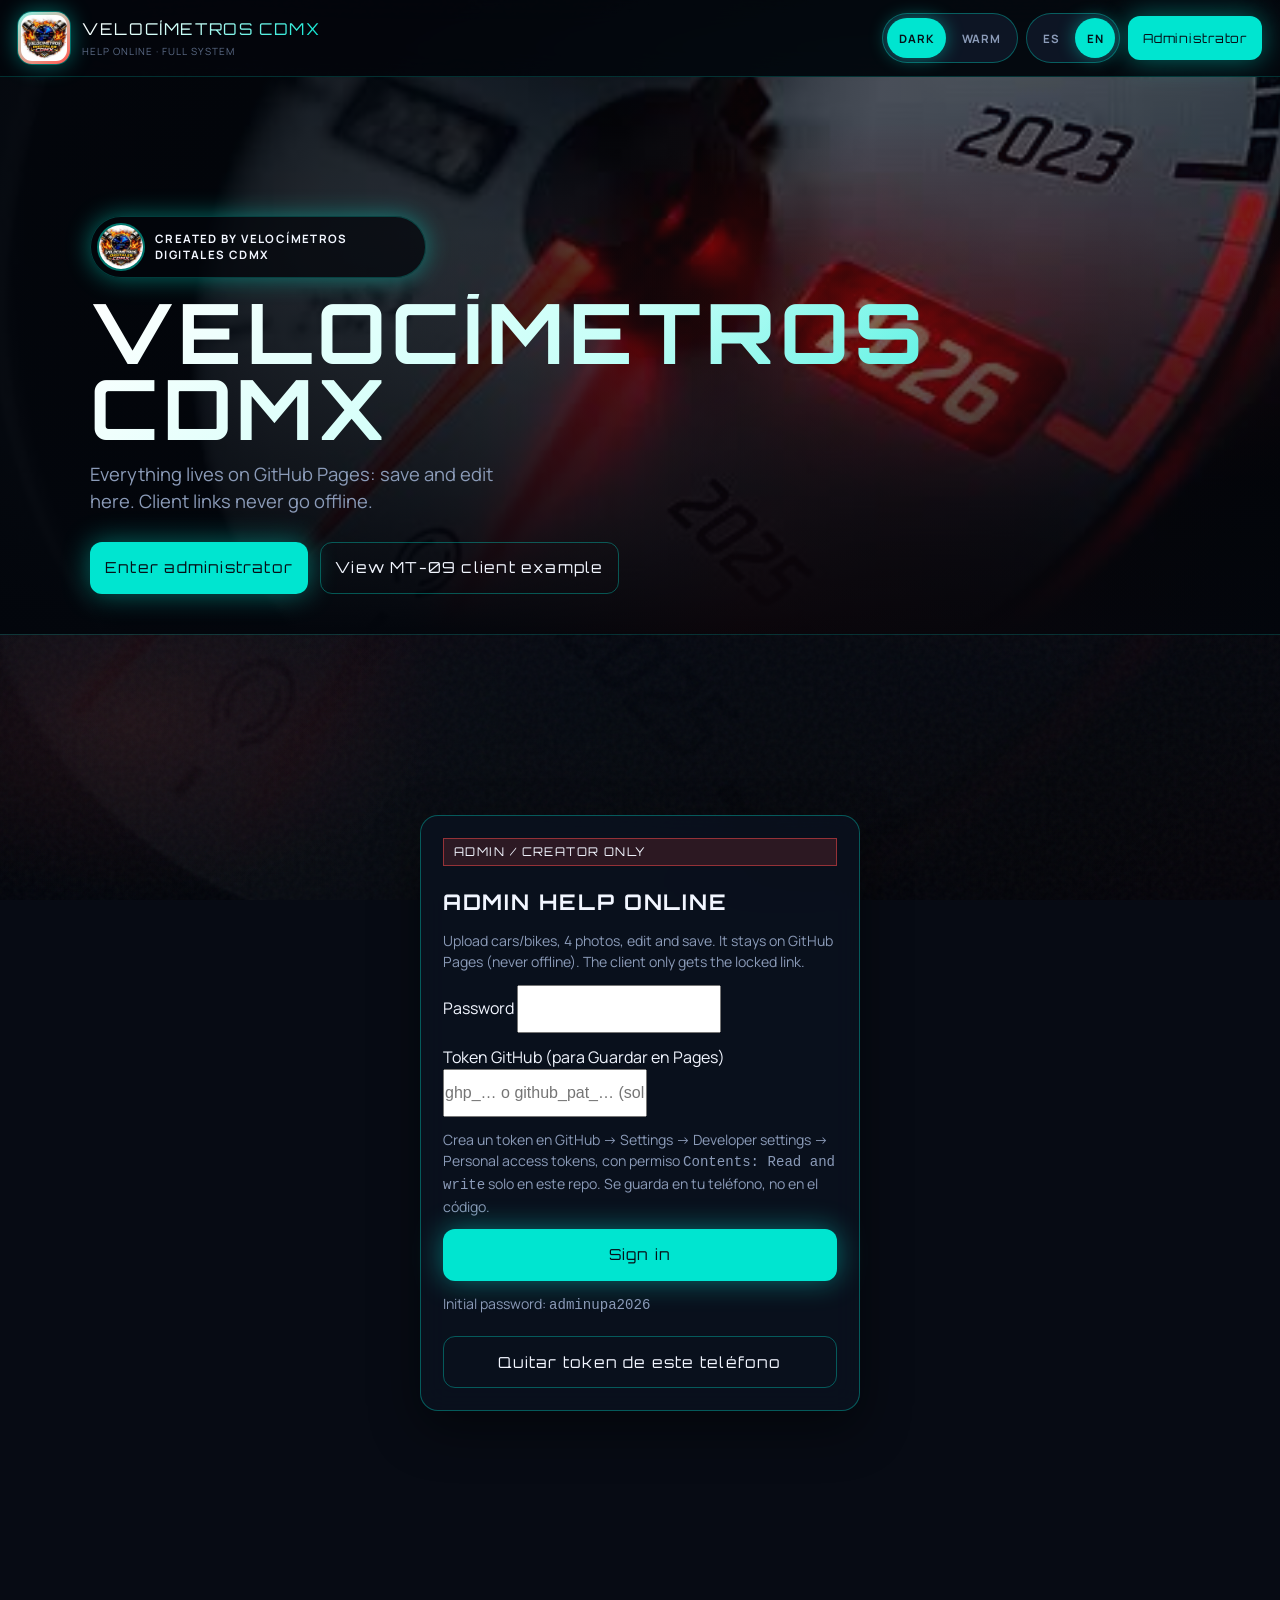
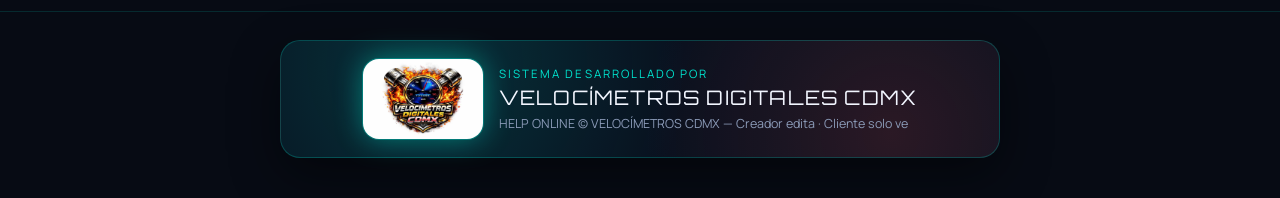
<file: index.html>
<!DOCTYPE html>
<html lang="es" data-theme="dark">
<head>
  <meta charset="UTF-8">
  <meta name="viewport" content="width=device-width, initial-scale=1.0, viewport-fit=cover">
  <meta name="description" content="VELOCÍMETROS CDMX — HELP ONLINE: crea ayudas, guarda en catálogo y comparte link bloqueado al cliente.">
  <title>VELOCÍMETROS CDMX | HELP ONLINE</title>
  <link rel="icon" href="assets/img/logo-velocimetros-digitales-cdmx.jpg">
  <link rel="stylesheet" href="assets/css/site.css">
  <link rel="stylesheet" href="assets/css/admin.css">
  <script>
    (function(){
      try{
        var t=localStorage.getItem('vcdmx-theme');
        if(t==='warm'||t==='dark')document.documentElement.setAttribute('data-theme',t);
        var l=localStorage.getItem('vcdmx-lang');
        if(l==='es'||l==='en'){document.documentElement.setAttribute('lang',l);document.documentElement.setAttribute('data-lang',l);}
      }catch(e){}
    })();
  </script>
</head>
<body class="home-hub">
  <div class="admin-bg home-hub-bg" aria-hidden="true">
    <img src="assets/img/velocimetro-2026.jpg" alt="">
  </div>

  <header class="topbar">
    <a class="brand-lockup" href="./">
      <span class="brand-logo-wrap" aria-hidden="true">
        <img class="brand-logo" src="assets/img/logo-velocimetros-digitales-cdmx.jpg" alt="">
      </span>
      <span class="brand-text">
        <span class="brand-name">VELOCÍMETROS CDMX</span>
        <span class="brand-tag" data-i18n="hub.tag">HELP ONLINE · Sistema completo</span>
      </span>
    </a>
    <div class="topbar-controls">
      <div class="theme-switch" role="group" data-i18n-aria="theme.label" aria-label="Tema visual">
        <button type="button" class="theme-btn" data-theme-set="dark" aria-pressed="true" data-i18n="theme.dark">Oscuro</button>
        <button type="button" class="theme-btn" data-theme-set="warm" aria-pressed="false" data-i18n="theme.warm">Cálido</button>
      </div>
      <div class="lang-switch" role="group" data-i18n-aria="lang.label" aria-label="Idioma">
        <button type="button" class="theme-btn" data-lang-set="es" aria-pressed="true">ES</button>
        <button type="button" class="theme-btn" data-lang-set="en" aria-pressed="false">EN</button>
      </div>
      <a class="btn btn-primary btn-admin-jump" href="#administrador" data-i18n="hub.admin">Administrador</a>
    </div>
  </header>

  <section class="home-hero home-hero--hub">
    <div class="home-hero-media hero-gauge-photo" aria-hidden="true">
      <img src="assets/img/velocimetro-2026.jpg" alt="" width="1200" height="654">
    </div>
    <div class="home-hero-content">
      <div class="maker-seal">
        <img src="assets/img/logo-velocimetros-digitales-cdmx.jpg" alt="Velocímetros Digitales CDMX">
        <span data-i18n="hub.seal">Creado por Velocímetros Digitales CDMX</span>
      </div>
      <h1 class="brand-mega">VELOCÍMETROS<br>CDMX</h1>
      <p class="lead" data-i18n="hub.lead">Todo vive en GitHub Pages: guarda y edita aquí. El link del cliente no se apaga.</p>
      <div class="cta-row">
        <a class="btn btn-primary" href="#administrador" data-i18n="hub.enterAdmin">Entrar a administrador</a>
        <a class="btn btn-ghost" href="ayuda/?c=motos&amp;b=yamaha&amp;m=mt09&amp;v=base" data-i18n="hub.example">Ver ejemplo cliente MT-09</a>
      </div>
      <p id="staticHostBanner" class="help-lock-banner" hidden style="margin-top:16px">
        ✓ Estás en GitHub Pages (permanente). Entra al administrador, pega tu token de GitHub una vez y ya puedes Guardar/Editar sin servidor que se apague.
        <a href="#administrador" style="color:inherit;font-weight:700">Ir al administrador</a>
      </p>
    </div>
  </section>

  <section id="administrador" class="admin-hub-section">
    <div class="admin-hub-wrap">
      <div id="loginGate" class="admin-gate admin-gate--inline">
        <form id="loginForm" class="admin-card login-card">
          <p class="admin-badge" data-i18n="hub.loginBadge">SOLO ADMINISTRADOR / CREADOR</p>
          <h1 data-i18n="hub.loginTitle">ADMIN HELP ONLINE</h1>
          <p class="hint" data-i18n="hub.loginHint">Desde aquí ves todo el sistema: subir autos/motos, 4 fotos, editar cualquier ficha y guardar en catálogo. El cliente solo recibe el link bloqueado.</p>
          <label><span data-i18n="hub.password">Contraseña</span>
            <input type="password" id="loginPass" autocomplete="current-password" required>
          </label>
          <label><span>Token GitHub (para Guardar en Pages)</span>
            <input type="password" id="loginGhToken" autocomplete="off" placeholder="ghp_… o github_pat_… (solo este teléfono)">
          </label>
          <p class="hint">Crea un token en GitHub → Settings → Developer settings → Personal access tokens, con permiso <code>Contents: Read and write</code> solo en este repo. Se guarda en tu teléfono, no en el código.</p>
          <button type="submit" class="btn btn-primary" data-i18n="hub.loginBtn">Entrar al sistema</button>
          <p class="hint"><span data-i18n="hub.passHint">Clave inicial:</span> <code>adminupa2026</code></p>
          <button type="button" id="btnClearGhToken" class="btn btn-ghost" style="margin-top:8px">Quitar token de este teléfono</button>
        </form>
      </div>

      <div id="adminApp" class="admin-app admin-app--home" hidden>
        <header class="admin-top">
          <div>
            <p class="admin-badge" data-i18n="hub.panelBadge">PANEL EN PÁGINA INICIAL</p>
            <strong data-i18n="hub.panelTitle">Subida, catálogo y edición</strong>
            <span data-i18n="hub.panelLead">Al guardar → se crea la carpeta y aparece el link del cliente para copiar o abrir</span>
          </div>
          <div class="admin-top-actions">
            <button type="button" id="btnNew" class="btn btn-primary" data-i18n="hub.newHelp">+ Nueva ayuda</button>
            <button type="button" id="btnExport" class="btn btn-ghost" data-i18n="hub.export">Exportar JSON</button>
            <button type="button" id="btnLogout" class="btn btn-ghost" data-i18n="hub.logout">Salir</button>
          </div>
        </header>

        <main class="admin-grid">
          <section class="admin-card" id="formCard">
            <h2 id="formTitle" data-i18n="hub.formTitle">Nueva ayuda</h2>
            <p class="muted tiny" data-i18n="hub.formHelp">Autos/motos nuevos crean carpeta sola. Completa datos + 4 fotos y pulsa Guardar en catálogo. Las fotos se comprimen; el catálogo guarda rutas livianas para escalar a muchas ayudas.</p>
            <form id="entryForm" class="admin-form">
              <div class="form-row">
                <label>Categoría
                  <select id="fCategory" required>
                    <option value="autos">AUTOS</option>
                    <option value="motos">MOTOS</option>
                  </select>
                </label>
                <label>Marca
                  <input id="fBrand" required placeholder="Kawasaki / Ford" autocomplete="off">
                </label>
              </div>
              <div class="form-row">
                <label>Modelo
                  <input id="fModel" required placeholder="ZR / Fusion" autocomplete="off">
                </label>
                <label>Versión
                  <input id="fVersion" required value="Base" placeholder="Base / 2022 / Otra" autocomplete="off">
                </label>
              </div>

              <h3 class="admin-sub">Datos técnicos (editables)</h3>
              <div class="form-row">
                <label>Memoria / EEPROM
                  <input id="fEeprom" placeholder="93C56 / 93C86 × 16" autocomplete="off">
                </label>
                <label>Programador
                  <input id="fProgrammer" value="UPA USB" placeholder="UPA USB" autocomplete="off">
                </label>
              </div>
              <label>Tipo
                <input id="fType" value="SERIAL EEPROM" placeholder="SERIAL EEPROM" autocomplete="off">
              </label>
              <label>Notas (una por línea)
                <textarea id="fNotes" rows="3" placeholder="Nota 1"></textarea>
              </label>

              <h3 class="admin-sub">Fotos en orden (cámara o galería)</h3>
              <p class="muted tiny">FOTO 1 principal → 2 dashboard → 3 conexiones → 4 pin-out</p>

              <label class="multi-drop">
                <span>O suelta / elige 4 fotos juntas (orden 1→2→3→4)</span>
                <input type="file" id="pMulti" accept="image/*" multiple>
              </label>

              <div class="photo-grid photo-grid-4">
                <div class="photo-slot" data-slot="1" data-key="main">
                  <span class="photo-num">FOTO 1</span>
                  <strong>Principal</strong>
                  <small>Auto o moto</small>
                  <img id="prevMain" class="preview" alt="">
                  <div class="photo-actions">
                    <label class="btn-photo" for="pMainGallery" data-i18n="hub.gallery">Galería</label>
                    <label class="btn-photo" for="pMainCamera" data-i18n="hub.camera">Cámara</label>
                  </div>
                  <input type="file" id="pMainGallery" class="file-hidden" accept="image/jpeg,image/png,image/webp,image/*">
                  <input type="file" id="pMainCamera" class="file-hidden" accept="image/*" capture="environment">
                  <span class="photo-status" id="stMain">Pendiente</span>
                </div>
                <div class="photo-slot" data-slot="2" data-key="dashboard">
                  <span class="photo-num">FOTO 2</span>
                  <strong>Dashboard</strong>
                  <small>Tablero</small>
                  <img id="prevDashboard" class="preview" alt="">
                  <div class="photo-actions">
                    <label class="btn-photo" for="pDashGallery" data-i18n="hub.gallery">Galería</label>
                    <label class="btn-photo" for="pDashCamera" data-i18n="hub.camera">Cámara</label>
                  </div>
                  <input type="file" id="pDashGallery" class="file-hidden" accept="image/jpeg,image/png,image/webp,image/*">
                  <input type="file" id="pDashCamera" class="file-hidden" accept="image/*" capture="environment">
                  <span class="photo-status" id="stDashboard">Pendiente</span>
                </div>
                <div class="photo-slot" data-slot="3" data-key="connection">
                  <span class="photo-num">FOTO 3</span>
                  <strong>Conexiones</strong>
                  <small>Cableado / pin</small>
                  <img id="prevConnection" class="preview" alt="">
                  <div class="photo-actions">
                    <label class="btn-photo" for="pConnGallery" data-i18n="hub.gallery">Galería</label>
                    <label class="btn-photo" for="pConnCamera" data-i18n="hub.camera">Cámara</label>
                  </div>
                  <input type="file" id="pConnGallery" class="file-hidden" accept="image/jpeg,image/png,image/webp,image/*">
                  <input type="file" id="pConnCamera" class="file-hidden" accept="image/*" capture="environment">
                  <span class="photo-status" id="stConnection">Pendiente</span>
                </div>
                <div class="photo-slot" data-slot="4" data-key="ignition">
                  <span class="photo-num">FOTO 4</span>
                  <strong>Pin-out</strong>
                  <small>Encendido / EEPROM</small>
                  <img id="prevIgnition" class="preview" alt="">
                  <div class="photo-actions">
                    <label class="btn-photo" for="pIgnGallery" data-i18n="hub.gallery">Galería</label>
                    <label class="btn-photo" for="pIgnCamera" data-i18n="hub.camera">Cámara</label>
                  </div>
                  <input type="file" id="pIgnGallery" class="file-hidden" accept="image/jpeg,image/png,image/webp,image/*">
                  <input type="file" id="pIgnCamera" class="file-hidden" accept="image/*" capture="environment">
                  <span class="photo-status" id="stIgnition">Pendiente</span>
                </div>
              </div>

              <div class="form-actions">
                <button type="submit" class="btn btn-primary" id="btnPublish" data-i18n="hub.save">Guardar en catálogo</button>
                <button type="button" id="btnClear" class="btn btn-ghost" data-i18n="hub.clear">Limpiar</button>
              </div>
              <p id="formMsg" class="form-msg" hidden></p>
            </form>
          </section>

          <section class="admin-card inventory-card">
            <h2 data-i18n="hub.foldersTitle">Carpetas por marca</h2>
            <p class="muted" data-i18n="hub.foldersLead">Nissan, Yamaha, Toyota… Cada marca es una carpeta. Entra para ver, editar o borrar sus ayudas.</p>
            <p class="muted tiny">Al guardar ya <strong>no</strong> se descarga JSON automáticamente (evita el popup del teléfono). Usa Exportar JSON solo cuando quieras respaldo.</p>
            <p class="folder-count" id="folderCount">Carpetas: 0</p>
            <p class="muted tiny" id="storageStatus" data-i18n="hub.storage" data-i18n-lock="1">Espacio servidor</p>
            <div class="inv-filters">
              <button type="button" class="inv-filter is-active" data-filter="all" data-i18n="hub.filterAll">Todas</button>
              <button type="button" class="inv-filter" data-filter="autos" data-i18n="hub.filterCars">Autos</button>
              <button type="button" class="inv-filter" data-filter="motos" data-i18n="hub.filterBikes">Motos</button>
            </div>
            <div id="invBreadcrumb" class="inv-breadcrumb" hidden></div>
            <div id="catalogTree" class="catalog-tree"></div>
            <p id="invEmpty" class="muted" hidden>Aún no hay ayudas.</p>
            <div id="linkSharePanel" class="link-share-panel" hidden>
              <strong data-i18n="hub.shareTitle">Link para el cliente</strong>
              <p class="muted tiny" id="linkShareHint">Selecciona el texto, cópialo o usa Compartir.</p>
              <input type="text" id="linkShareInput" readonly aria-label="Link cliente">
              <div class="link-share-actions">
                <button type="button" class="btn btn-primary" id="linkShareCopy" data-i18n="hub.shareCopy">Copiar link</button>
                <button type="button" class="btn btn-ghost" id="linkShareShare" data-i18n="hub.shareShare">Compartir</button>
                <a class="btn btn-primary" id="linkShareOpen" href="#" target="_blank" rel="noopener" data-i18n="hub.shareOpen">Abrir ayuda</a>
                <button type="button" class="btn btn-ghost" id="linkShareClose" data-i18n="hub.shareClose">Cerrar</button>
              </div>
            </div>
            <hr>
            <h3>Cambiar contraseña</h3>
            <form id="passForm" class="admin-form compact">
              <label>Nueva contraseña
                <input type="password" id="newPass" minlength="6" required>
              </label>
              <button type="submit" class="btn btn-ghost" data-i18n="hub.passUpdate">Actualizar clave</button>
            </form>
          </section>
        </main>
      </div>
    </div>
  </section>

  <footer class="site-footer">
    <div class="maker-credit">
      <img class="maker-logo" src="assets/img/logo-velocimetros-digitales-cdmx.jpg" alt="Velocímetros Digitales CDMX">
      <div class="maker-copy">
        <p class="maker-eyebrow">Sistema desarrollado por</p>
        <p class="maker-name">VELOCÍMETROS DIGITALES CDMX</p>
        <p class="maker-note">HELP ONLINE © VELOCÍMETROS CDMX — Creador edita · Cliente solo ve</p>
      </div>
    </div>
  </footer>

  <script>
    window.VCDMX_ADMIN = { root: "", ayudaBase: "ayuda/", assetPrefix: "" };
  </script>
  <script src="assets/js/catalog.js"></script>
  <script src="assets/js/admin.js"></script>
  <script src="assets/js/site.js"></script>
</body>
</html>
</file>
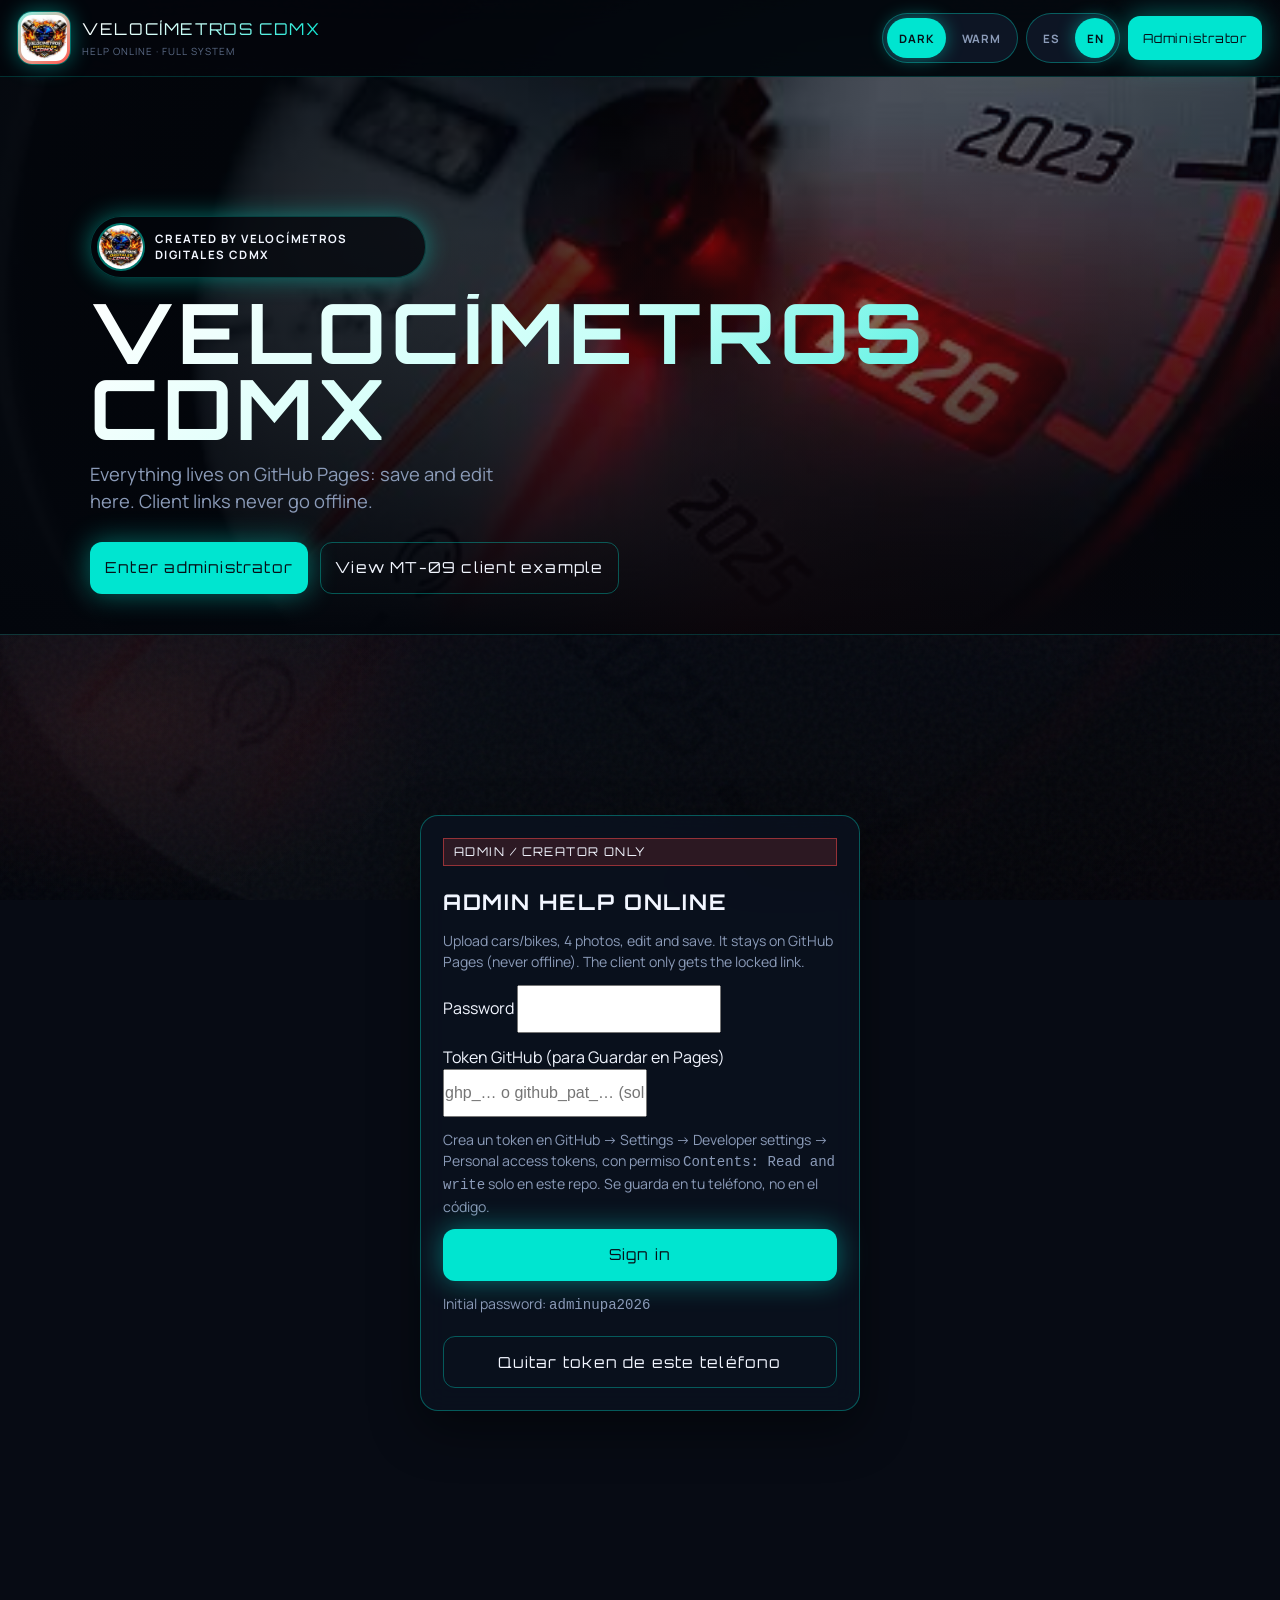
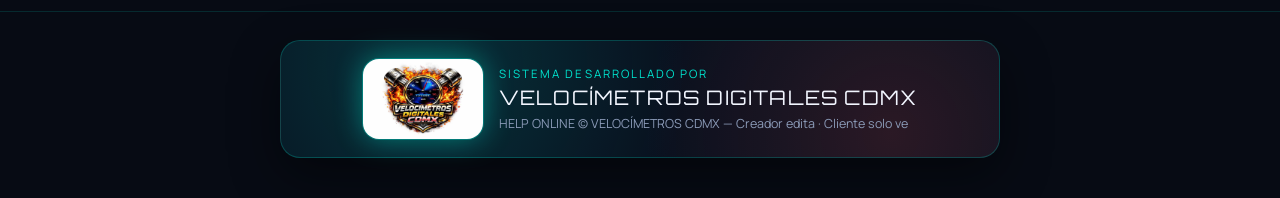
<file: admin/index.html>
<!DOCTYPE html>
<html lang="es">
<head>
  <meta charset="UTF-8">
  <meta http-equiv="refresh" content="0; url=../#administrador">
  <title>Admin → Inicio</title>
  <script>location.replace('../#administrador');</script>
</head>
<body>
  <p><a href="../#administrador">Ir al administrador en la página inicial</a></p>
</body>
</html>
</file>
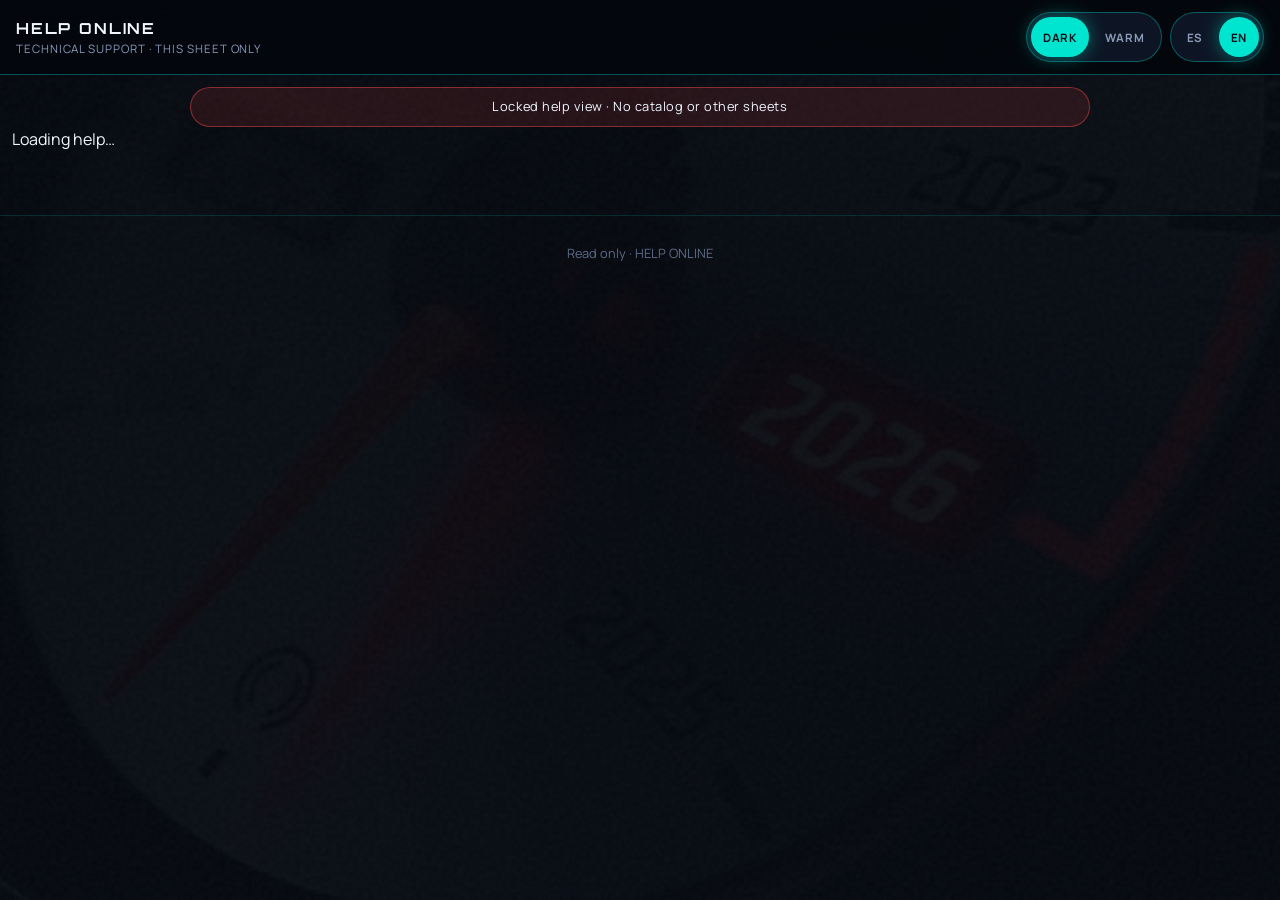
<file: ayuda/index.html>
<!DOCTYPE html>
<html lang="es" data-theme="dark" data-help-locked="1">
<head>
  <meta charset="UTF-8">
  <meta name="viewport" content="width=device-width, initial-scale=1.0, viewport-fit=cover">
  <meta name="robots" content="noindex,nofollow">
  <meta name="description" content="Ayuda técnica UPA — solo lectura de esta ficha.">
  <title>HELP ONLINE</title>
  <link rel="stylesheet" href="../assets/css/site.css">
  <link rel="stylesheet" href="../assets/css/ayuda.css">
  <script>
    (function(){
      try{
        var t=localStorage.getItem('vcdmx-theme');
        if(t==='warm'||t==='dark')document.documentElement.setAttribute('data-theme',t);
        var l=localStorage.getItem('vcdmx-lang');
        if(l==='es'||l==='en'){document.documentElement.setAttribute('lang',l);document.documentElement.setAttribute('data-lang',l);}
      }catch(e){}
      try{
        if(location.search.indexOf('c=')!==-1){
          history.replaceState({helpLocked:1},'',location.href);
          history.pushState({helpLocked:1},'',location.href);
          window.addEventListener('popstate',function(){
            history.pushState({helpLocked:1},'',location.href);
          });
        }
      }catch(e){}
    })();
  </script>
</head>
<body class="help-locked">
  <header class="help-top">
    <div class="help-top-brand">
      <strong>HELP ONLINE</strong>
      <span data-i18n="ayuda.sub">Soporte técnico · Solo esta ficha</span>
    </div>
    <div class="topbar-controls">
      <div class="theme-switch" role="group" data-i18n-aria="theme.label" aria-label="Tema">
        <button type="button" class="theme-btn" data-theme-set="dark" aria-pressed="true" data-i18n="theme.dark">Oscuro</button>
        <button type="button" class="theme-btn" data-theme-set="warm" aria-pressed="false" data-i18n="theme.warm">Cálido</button>
      </div>
      <div class="lang-switch" role="group" data-i18n-aria="lang.label" aria-label="Idioma">
        <button type="button" class="theme-btn" data-lang-set="es" aria-pressed="true">ES</button>
        <button type="button" class="theme-btn" data-lang-set="en" aria-pressed="false">EN</button>
      </div>
    </div>
  </header>

  <p class="help-lock-banner" data-i18n="ayuda.lock">Vista de ayuda bloqueada · No hay acceso al catálogo ni a otras fichas</p>

  <div class="detail-shell" id="fichaRoot">
    <p class="lead" id="fichaStatus" data-i18n="ayuda.loading">Cargando ayuda…</p>
  </div>

  <footer class="help-footer">
    <p data-i18n="ayuda.readonly">Solo lectura · HELP ONLINE</p>
    <p id="adminEscape" class="admin-escape" hidden>
      <a href="../#administrador" data-i18n="ayuda.backAdmin">← Volver al administrador (solo creador)</a>
    </p>
  </footer>

  <div id="imageModal" class="modal" role="dialog" aria-modal="true" data-i18n-aria="mt09.zoom" aria-label="Vista ampliada">
    <button type="button" class="modal-close" data-i18n-aria="mt09.close" aria-label="Cerrar">&times;</button>
    <img id="modalImg" alt="">
  </div>

  <script src="../assets/js/catalog.js"></script>
  <script src="../assets/js/ayuda.js"></script>
  <script src="../assets/js/site.js"></script>
  <script>
    (function(){
      try{
        if(window.VCDMXCatalog && VCDMXCatalog.isAdminSession()){
          var el=document.getElementById('adminEscape');
          if(el) el.hidden=false;
        }
      }catch(e){}
    })();
  </script>
</body>
</html>
</file>
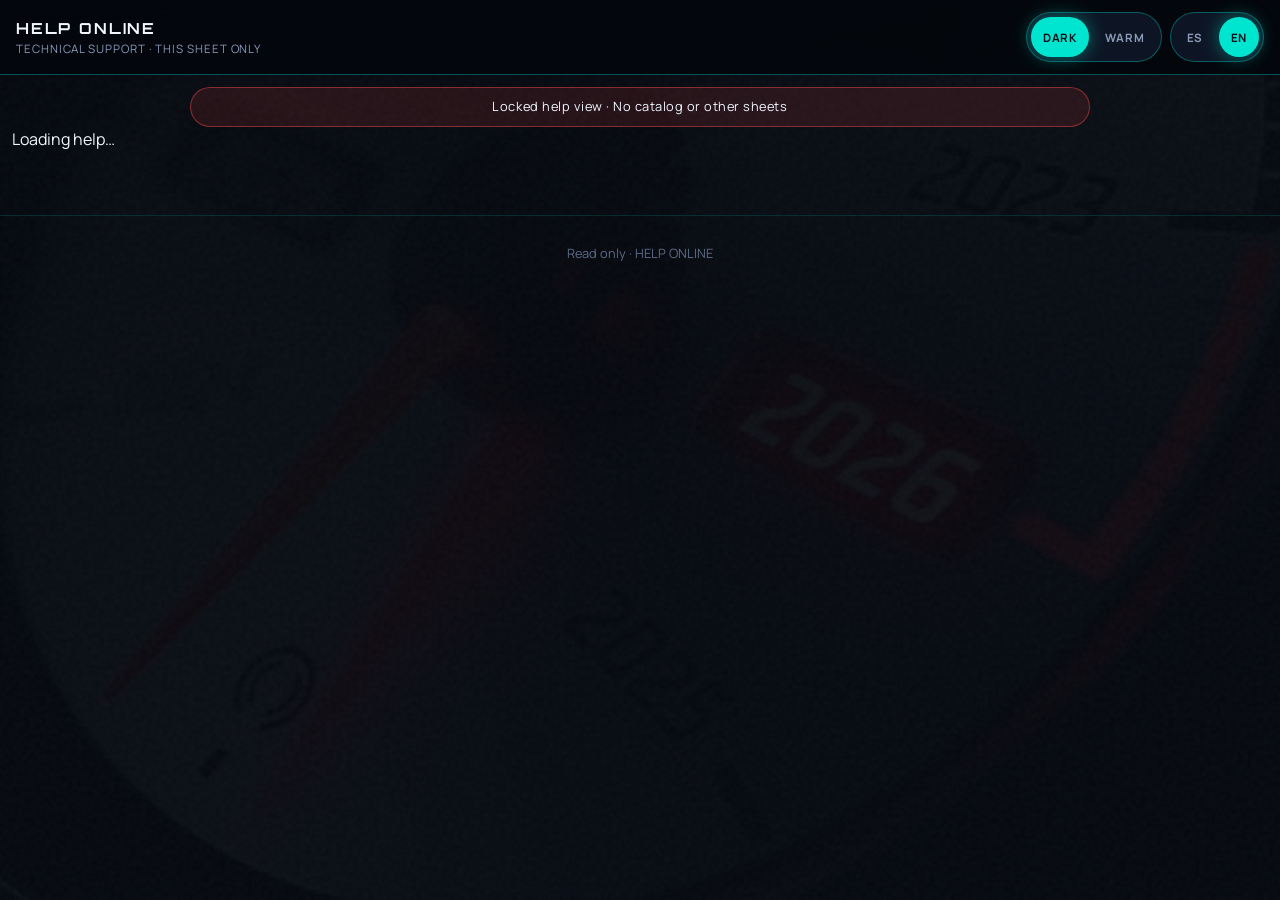
<file: ficha/index.html>
<!DOCTYPE html>
<html lang="es" data-theme="dark">
<head>
  <meta charset="UTF-8">
  <meta name="viewport" content="width=device-width, initial-scale=1.0">
  <title>Ficha técnica | HELP ONLINE</title>
  <link rel="icon" href="../assets/img/logo-velocimetros-digitales-cdmx.jpg">
  <link rel="stylesheet" href="../assets/css/site.css">
  <script>
    (function(){
      try{
        var t=localStorage.getItem('vcdmx-theme');
        if(t==='warm'||t==='dark')document.documentElement.setAttribute('data-theme',t);
        var l=localStorage.getItem('vcdmx-lang');
        if(l==='es'||l==='en'){document.documentElement.setAttribute('lang',l);document.documentElement.setAttribute('data-lang',l);}
      }catch(e){}
      // Ficha interna solo para admin; el cliente va a /ayuda/
      try{
        if(sessionStorage.getItem('vcdmx-admin-session')!=='1'){
          location.replace('../ayuda/'+location.search);
        }
      }catch(e){
        location.replace('../ayuda/'+location.search);
      }
    })();
  </script>
</head>
<body>
  <header class="topbar">
    <a class="brand-lockup" href="../">
      <span class="brand-logo-wrap" aria-hidden="true">
        <img class="brand-logo" src="../assets/img/logo-velocimetros-digitales-cdmx.jpg" alt="">
      </span>
      <span class="brand-text">
        <span class="brand-name">VELOCÍMETROS CDMX</span>
        <span class="brand-tag" data-i18n="brand.tag">Sistema Velocímetros Digitales CDMX</span>
      </span>
    </a>
    <div class="topbar-controls">
      <div class="theme-switch" role="group" aria-label="Tema">
        <button type="button" class="theme-btn" data-theme-set="dark" aria-pressed="true" data-i18n="theme.dark">Oscuro</button>
        <button type="button" class="theme-btn" data-theme-set="warm" aria-pressed="false" data-i18n="theme.warm">Cálido</button>
      </div>
      <div class="lang-switch" role="group" aria-label="Idioma">
        <button type="button" class="theme-btn" data-lang-set="es" aria-pressed="true">ES</button>
        <button type="button" class="theme-btn" data-lang-set="en" aria-pressed="false">EN</button>
      </div>
    </div>
  </header>

  <nav class="breadcrumbs" id="crumbs" aria-label="Migas de pan"></nav>
  <div class="back-row">
    <a class="back-link" id="backLink" href="../">← Regresar</a>
  </div>

  <div class="detail-shell" id="fichaRoot">
    <p class="lead" id="fichaStatus">Cargando ficha…</p>
  </div>

  <footer class="site-footer">
    <div class="maker-credit">
      <img class="maker-logo" src="../assets/img/logo-velocimetros-digitales-cdmx.jpg" alt="Velocímetros Digitales CDMX">
      <div class="maker-copy">
        <p class="maker-eyebrow" data-i18n="footer.developedBy">Sistema desarrollado por</p>
        <p class="maker-name">VELOCÍMETROS DIGITALES CDMX</p>
        <p class="maker-note" data-i18n="footer.note">HELP ONLINE © VELOCÍMETROS CDMX — Uso técnico responsable</p>
      </div>
    </div>
  </footer>

  <div id="imageModal" class="modal" role="dialog" aria-modal="true" aria-label="Vista ampliada">
    <button type="button" class="modal-close" aria-label="Cerrar">&times;</button>
    <img id="modalImg" alt="">
  </div>

  <script src="../assets/js/catalog.js"></script>
  <script src="../assets/js/ficha.js"></script>
  <script src="../assets/js/site.js"></script>
</body>
</html>
</file>
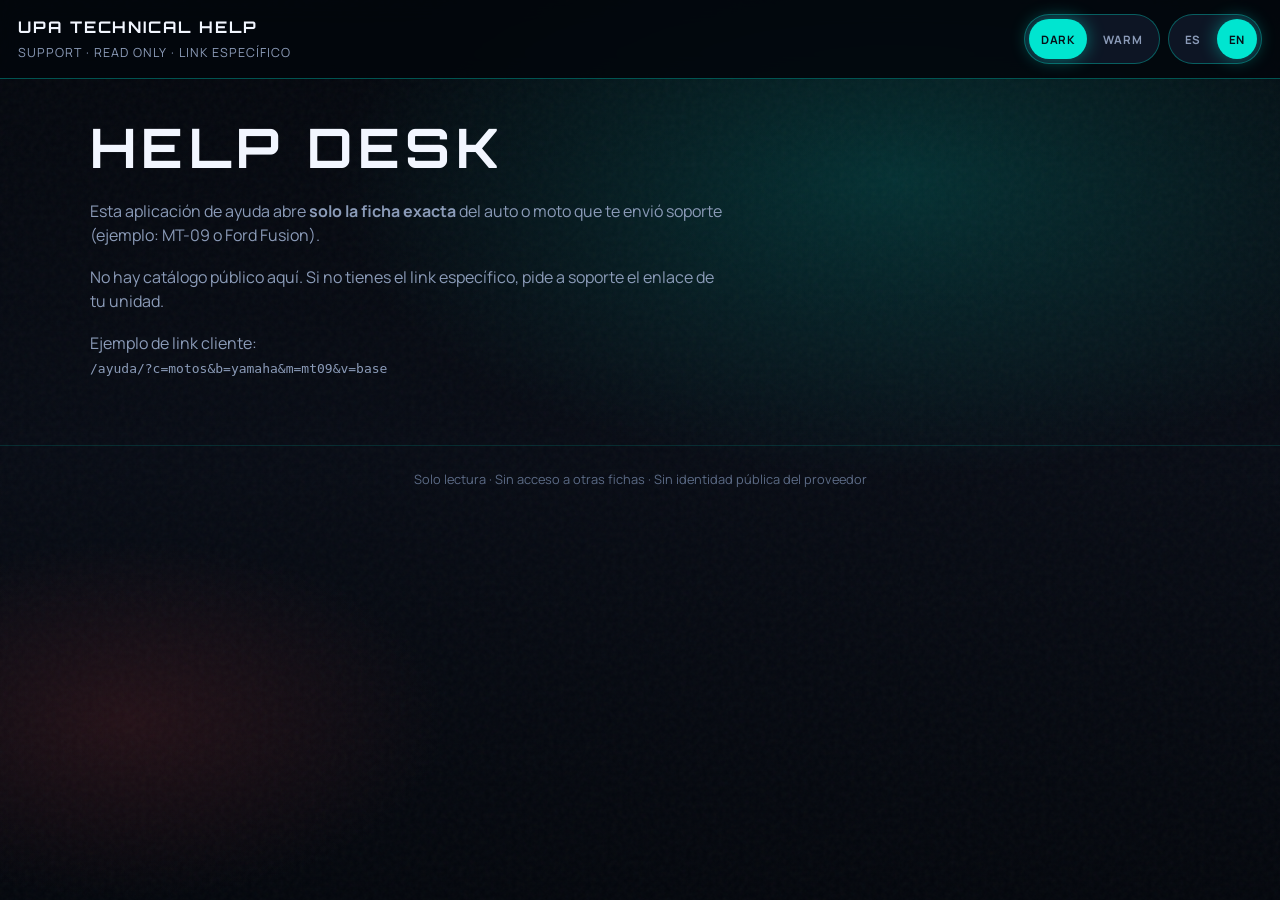
<file: portal/index.html>
<!DOCTYPE html>
<html lang="es" data-theme="dark" data-portal="1">
<head>
  <meta charset="UTF-8">
  <meta name="viewport" content="width=device-width, initial-scale=1.0">
  <meta name="robots" content="noindex,nofollow">
  <meta name="description" content="Portal de ayuda UPA — solo con enlace específico.">
  <title>UPA Technical Help</title>
  <link rel="stylesheet" href="../assets/css/site.css">
  <link rel="stylesheet" href="../assets/css/portal.css">
  <script>
    (function(){
      try{
        var t=localStorage.getItem('vcdmx-theme');
        if(t==='warm'||t==='dark')document.documentElement.setAttribute('data-theme',t);
        // Si llega un enlace con ficha, manda a ayuda bloqueada
        var q=new URLSearchParams(location.search);
        if(q.get('c')&&q.get('b')&&q.get('m')){
          location.replace('../ayuda/'+location.search);
        }
      }catch(e){}
    })();
  </script>
</head>
<body class="portal-body">
  <header class="portal-top">
    <div class="portal-brand">
      <strong>UPA TECHNICAL HELP</strong>
      <span>Support · read only · link específico</span>
    </div>
    <div class="topbar-controls">
      <div class="theme-switch" role="group" aria-label="Theme">
        <button type="button" class="theme-btn" data-theme-set="dark" aria-pressed="true">Dark</button>
        <button type="button" class="theme-btn" data-theme-set="warm" aria-pressed="false">Warm</button>
      </div>
      <div class="lang-switch" role="group" aria-label="Language">
        <button type="button" class="theme-btn" data-lang-set="es" aria-pressed="true">ES</button>
        <button type="button" class="theme-btn" data-lang-set="en" aria-pressed="false">EN</button>
      </div>
    </div>
  </header>

  <main class="portal-main">
    <section class="portal-hero">
      <h1>HELP DESK</h1>
      <p>
        Esta aplicación de ayuda abre <strong>solo la ficha exacta</strong> del auto o moto
        que te envió soporte (ejemplo: MT-09 o Ford Fusion).
      </p>
      <p>
        No hay catálogo público aquí. Si no tienes el link específico, pide a soporte el enlace de tu unidad.
      </p>
      <p class="muted">
        Ejemplo de link cliente:<br>
        <code>/ayuda/?c=motos&amp;b=yamaha&amp;m=mt09&amp;v=base</code>
      </p>
    </section>
  </main>

  <footer class="portal-footer">
    <p>Solo lectura · Sin acceso a otras fichas · Sin identidad pública del proveedor</p>
  </footer>

  <script src="../assets/js/site.js"></script>
</body>
</html>
</file>
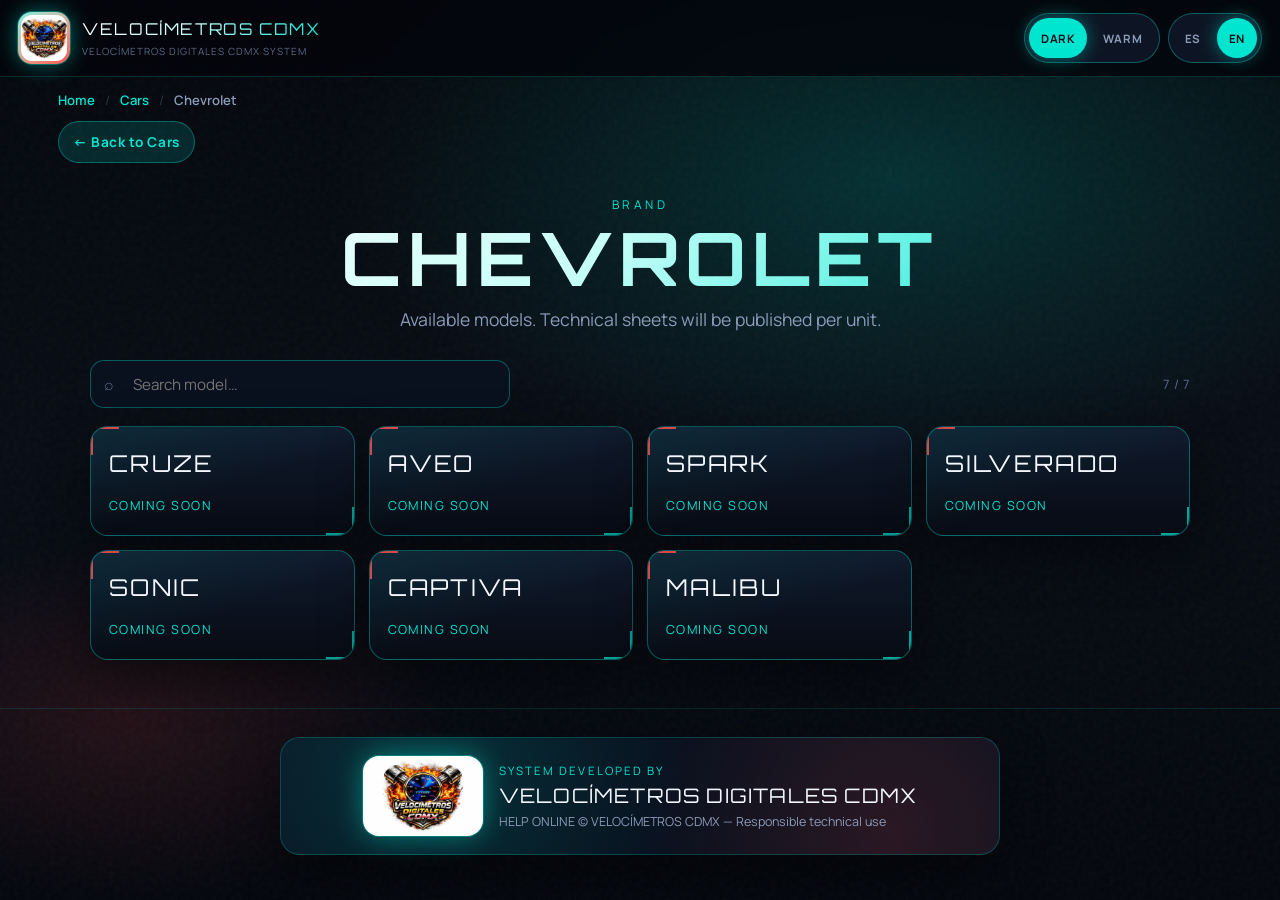
<file: autos/chevrolet/index.html>
<!DOCTYPE html>
<html lang="es" data-theme="dark">
<head>
  <meta charset="UTF-8">
  <meta name="viewport" content="width=device-width, initial-scale=1.0">
  <meta name="description" content="Modelos Chevrolet — VELOCÍMETROS CDMX HELP ONLINE">
  <title>CHEVROLET | VELOCÍMETROS CDMX</title>
  <link rel="icon" href="../../assets/img/logo-velocimetros-digitales-cdmx.jpg">
  <link rel="stylesheet" href="../../assets/css/site.css">
    <script>
    (function(){
      try{
        var t=localStorage.getItem('vcdmx-theme');
        if(t==='warm'||t==='dark')document.documentElement.setAttribute('data-theme',t);
        var l=localStorage.getItem('vcdmx-lang');
        if(l==='es'||l==='en'){document.documentElement.setAttribute('lang',l);document.documentElement.setAttribute('data-lang',l);}
      }catch(e){}
    })();
  </script>
</head>
<body>
  <header class="topbar">
        <a class="brand-lockup" href="../../">
      <span class="brand-logo-wrap" aria-hidden="true">
        <img class="brand-logo" src="../../assets/img/logo-velocimetros-digitales-cdmx.jpg" alt="">
      </span>
      <span class="brand-text">
        <span class="brand-name">VELOCÍMETROS CDMX</span>
        <span class="brand-tag" data-i18n="brand.tag">Sistema Velocímetros Digitales CDMX</span>
      </span>
    </a>
        <div class="topbar-controls">
      <div class="theme-switch" role="group" data-i18n-aria="theme.label" aria-label="Tema visual">
        <button type="button" class="theme-btn" data-theme-set="dark" aria-pressed="true" data-i18n="theme.dark">Oscuro</button>
        <button type="button" class="theme-btn" data-theme-set="warm" aria-pressed="false" data-i18n="theme.warm">Cálido</button>
      </div>
      <div class="lang-switch" role="group" data-i18n-aria="lang.label" aria-label="Idioma">
        <button type="button" class="theme-btn" data-lang-set="es" aria-pressed="true">ES</button>
        <button type="button" class="theme-btn" data-lang-set="en" aria-pressed="false">EN</button>
      </div>
    </div>
  </header>

  <nav class="breadcrumbs" data-i18n-aria="nav.crumbs" aria-label="Migas de pan">
    <a href="../../" data-i18n="nav.home">Inicio</a>
    <span class="sep">/</span>
    <a href="../" data-i18n="nav.cars">Autos</a>
    <span class="sep">/</span>
    <span class="current">Chevrolet</span>
  </nav>
  <div class="back-row">
    <a class="back-link" href="../" data-i18n="back.cars">← Regresar a Autos</a>
  </div>

  <main class="page">
    <header class="page-hero">
      <span class="eyebrow" data-i18n="chevy.eyebrow">Marca</span>
      <h1>CHEVROLET</h1>
      <p data-i18n="chevy.lead">Modelos disponibles. Las fichas técnicas se irán publicando por unidad.</p>
    </header>

    <div class="toolbar">
      <label class="search-wrap">
        <span class="icon" aria-hidden="true">⌕</span>
        <input type="search" data-filter-input placeholder="Buscar modelo…" data-i18n-placeholder="chevy.search" autocomplete="off">
      </label>
      <span class="count-chip" data-filter-count></span>
    </div>

    <div class="menu-grid" data-filter-grid>
      <a class="menu-card is-disabled" href="#" data-filter-item="cruze" aria-disabled="true">
        <span class="label">CRUZE</span>
        <span class="meta" data-i18n="soon">Próximamente</span>
      </a>
      <a class="menu-card is-disabled" href="#" data-filter-item="aveo" aria-disabled="true">
        <span class="label">AVEO</span>
        <span class="meta" data-i18n="soon">Próximamente</span>
      </a>
      <a class="menu-card is-disabled" href="#" data-filter-item="spark" aria-disabled="true">
        <span class="label">SPARK</span>
        <span class="meta" data-i18n="soon">Próximamente</span>
      </a>
      <a class="menu-card is-disabled" href="#" data-filter-item="silverado" aria-disabled="true">
        <span class="label">SILVERADO</span>
        <span class="meta" data-i18n="soon">Próximamente</span>
      </a>
      <a class="menu-card is-disabled" href="#" data-filter-item="sonic" aria-disabled="true">
        <span class="label">SONIC</span>
        <span class="meta" data-i18n="soon">Próximamente</span>
      </a>
      <a class="menu-card is-disabled" href="#" data-filter-item="captiva" aria-disabled="true">
        <span class="label">CAPTIVA</span>
        <span class="meta" data-i18n="soon">Próximamente</span>
      </a>
      <a class="menu-card is-disabled" href="#" data-filter-item="malibu" aria-disabled="true">
        <span class="label">MALIBU</span>
        <span class="meta" data-i18n="soon">Próximamente</span>
      </a>
    </div>
    <div class="empty-state" data-filter-empty data-i18n="chevy.empty">No hay modelos con ese nombre.</div>
  </main>

  <footer class="site-footer">
    <div class="maker-credit">
      <img class="maker-logo" src="../../assets/img/logo-velocimetros-digitales-cdmx.jpg" alt="Velocímetros Digitales CDMX">
      <div class="maker-copy">
        <p class="maker-eyebrow" data-i18n="footer.developedBy">Sistema desarrollado por</p>
        <p class="maker-name">VELOCÍMETROS DIGITALES CDMX</p>
        <p class="maker-note" data-i18n="footer.note">HELP ONLINE © VELOCÍMETROS CDMX — Uso técnico responsable</p>
      </div>
    </div>
  </footer>
  <script src="../../assets/js/site.js"></script>
</body>
</html>
</file>
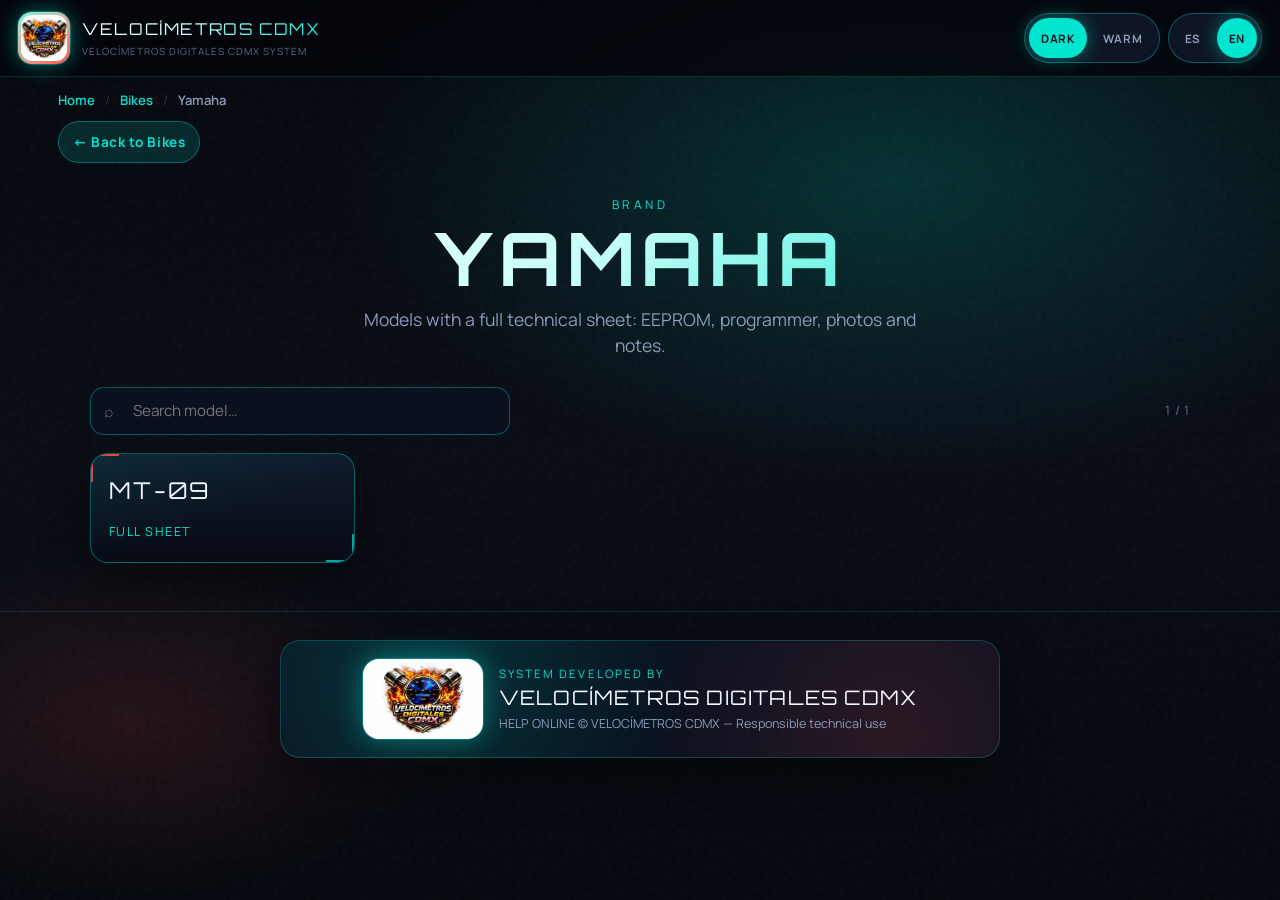
<file: motos/yamaha/index.html>
<!DOCTYPE html>
<html lang="es" data-theme="dark">
<head>
  <meta charset="UTF-8">
  <meta name="viewport" content="width=device-width, initial-scale=1.0">
  <meta name="description" content="Modelos Yamaha — VELOCÍMETROS CDMX HELP ONLINE">
  <title>YAMAHA | VELOCÍMETROS CDMX</title>
  <link rel="icon" href="../../assets/img/logo-velocimetros-digitales-cdmx.jpg">
  <link rel="stylesheet" href="../../assets/css/site.css">
    <script>
    (function(){
      try{
        var t=localStorage.getItem('vcdmx-theme');
        if(t==='warm'||t==='dark')document.documentElement.setAttribute('data-theme',t);
        var l=localStorage.getItem('vcdmx-lang');
        if(l==='es'||l==='en'){document.documentElement.setAttribute('lang',l);document.documentElement.setAttribute('data-lang',l);}
      }catch(e){}
    })();
  </script>
</head>
<body>
  <header class="topbar">
        <a class="brand-lockup" href="../../">
      <span class="brand-logo-wrap" aria-hidden="true">
        <img class="brand-logo" src="../../assets/img/logo-velocimetros-digitales-cdmx.jpg" alt="">
      </span>
      <span class="brand-text">
        <span class="brand-name">VELOCÍMETROS CDMX</span>
        <span class="brand-tag" data-i18n="brand.tag">Sistema Velocímetros Digitales CDMX</span>
      </span>
    </a>
        <div class="topbar-controls">
      <div class="theme-switch" role="group" data-i18n-aria="theme.label" aria-label="Tema visual">
        <button type="button" class="theme-btn" data-theme-set="dark" aria-pressed="true" data-i18n="theme.dark">Oscuro</button>
        <button type="button" class="theme-btn" data-theme-set="warm" aria-pressed="false" data-i18n="theme.warm">Cálido</button>
      </div>
      <div class="lang-switch" role="group" data-i18n-aria="lang.label" aria-label="Idioma">
        <button type="button" class="theme-btn" data-lang-set="es" aria-pressed="true">ES</button>
        <button type="button" class="theme-btn" data-lang-set="en" aria-pressed="false">EN</button>
      </div>
    </div>
  </header>

  <nav class="breadcrumbs" data-i18n-aria="nav.crumbs" aria-label="Migas de pan">
    <a href="../../" data-i18n="nav.home">Inicio</a>
    <span class="sep">/</span>
    <a href="../" data-i18n="nav.bikes">Motos</a>
    <span class="sep">/</span>
    <span class="current">Yamaha</span>
  </nav>
  <div class="back-row">
    <a class="back-link" href="../" data-i18n="back.bikes">← Regresar a Motos</a>
  </div>

  <main class="page">
    <header class="page-hero">
      <span class="eyebrow" data-i18n="yamaha.eyebrow">Marca</span>
      <h1>YAMAHA</h1>
      <p data-i18n="yamaha.lead">Modelos con ficha técnica completa: EEPROM, programador, fotos y notas.</p>
    </header>

    <div class="toolbar">
      <label class="search-wrap">
        <span class="icon" aria-hidden="true">⌕</span>
        <input type="search" data-filter-input placeholder="Buscar modelo…" data-i18n-placeholder="yamaha.search" autocomplete="off">
      </label>
      <span class="count-chip" data-filter-count></span>
    </div>

    <div class="menu-grid" data-filter-grid>
      <a class="menu-card" href="mt09/" data-filter-item="mt-09 mt09">
        <span class="label">MT-09</span>
        <span class="meta" data-i18n="fullSheet">Ficha completa</span>
      </a>
    </div>
    <div class="empty-state" data-filter-empty data-i18n="yamaha.empty">No hay modelos con ese nombre.</div>
  </main>

  <footer class="site-footer">
    <div class="maker-credit">
      <img class="maker-logo" src="../../assets/img/logo-velocimetros-digitales-cdmx.jpg" alt="Velocímetros Digitales CDMX">
      <div class="maker-copy">
        <p class="maker-eyebrow" data-i18n="footer.developedBy">Sistema desarrollado por</p>
        <p class="maker-name">VELOCÍMETROS DIGITALES CDMX</p>
        <p class="maker-note" data-i18n="footer.note">HELP ONLINE © VELOCÍMETROS CDMX — Uso técnico responsable</p>
      </div>
    </div>
  </footer>
  <script src="../../assets/js/site.js"></script>
</body>
</html>
</file>
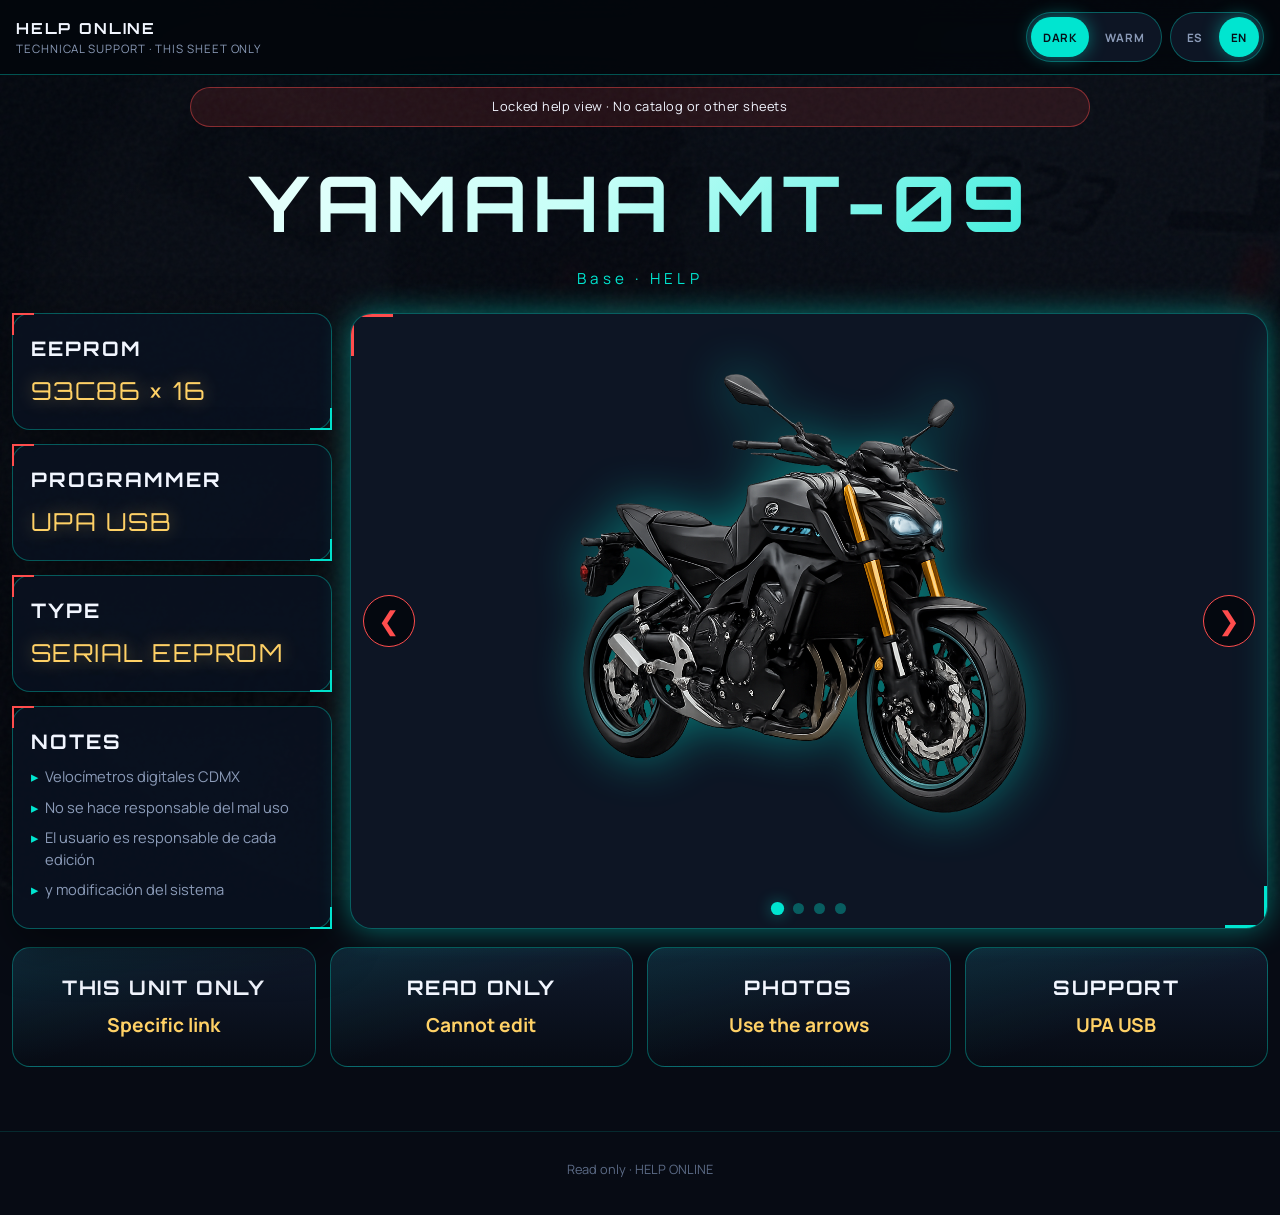
<file: motos/yamaha/mt09/index.html>
<!DOCTYPE html>
<html lang="es" data-theme="dark">
<head>
  <meta charset="UTF-8">
  <meta name="viewport" content="width=device-width, initial-scale=1.0">
  <meta name="description" content="Yamaha MT-09 — EEPROM 93C86, UPA USB, dashboard y conexión. VELOCÍMETROS CDMX HELP ONLINE">
  <title>YAMAHA MT-09 | VELOCÍMETROS CDMX</title>
  <link rel="icon" href="../../../assets/img/logo-velocimetros-digitales-cdmx.jpg">
  <link rel="stylesheet" href="../../../assets/css/site.css">
  <link rel="stylesheet" href="../../../assets/css/ayuda.css">
    <script>
    (function(){
      try{
        var t=localStorage.getItem('vcdmx-theme');
        if(t==='warm'||t==='dark')document.documentElement.setAttribute('data-theme',t);
        var l=localStorage.getItem('vcdmx-lang');
        if(l==='es'||l==='en'){document.documentElement.setAttribute('lang',l);document.documentElement.setAttribute('data-lang',l);}
      }catch(e){}
      try{
        // Canonical client URL is /ayuda/?c=… — keep this page as redirect for old bookmarks
        location.replace('../../../ayuda/?c=motos&b=yamaha&m=mt09&v=base');
      }catch(e){}
      try{
        history.replaceState({helpLocked:1},'',location.href);
        history.pushState({helpLocked:1},'',location.href);
        window.addEventListener('popstate',function(){
          history.pushState({helpLocked:1},'',location.href);
        });
      }catch(e){}
    })();
  </script>
</head>
<body class="help-locked">
  <header class="topbar">
        <span class="brand-lockup">
      <span class="brand-logo-wrap" aria-hidden="true">
        <img class="brand-logo" src="../../../assets/img/logo-velocimetros-digitales-cdmx.jpg" alt="">
      </span>
      <span class="brand-text">
        <span class="brand-name">HELP ONLINE</span>
        <span class="brand-tag">Solo esta ficha · MT-09</span>
      </span>
    </span>
        <div class="topbar-controls">
      <div class="theme-switch" role="group" data-i18n-aria="theme.label" aria-label="Tema visual">
        <button type="button" class="theme-btn" data-theme-set="dark" aria-pressed="true" data-i18n="theme.dark">Oscuro</button>
        <button type="button" class="theme-btn" data-theme-set="warm" aria-pressed="false" data-i18n="theme.warm">Cálido</button>
      </div>
      <div class="lang-switch" role="group" data-i18n-aria="lang.label" aria-label="Idioma">
        <button type="button" class="theme-btn" data-lang-set="es" aria-pressed="true">ES</button>
        <button type="button" class="theme-btn" data-lang-set="en" aria-pressed="false">EN</button>
      </div>
    </div>
  </header>

  <nav class="breadcrumbs help-hidden" hidden aria-hidden="true"></nav>
  <div class="back-row help-hidden" hidden aria-hidden="true"></div>

  <p class="help-lock-banner">Ayuda bloqueada · Solo esta unidad (MT-09) · Sin acceso a otras fichas</p>

  <div class="detail-shell">
    <header class="detail-header">
      <div class="side-logo side-logo--img" aria-hidden="true"><img src="../../../assets/img/logo-velocimetros-digitales-cdmx.jpg" alt=""></div>
      <div class="brand-mark">
        <img src="yamaha.png" alt="Yamaha">
      </div>
      <h1>YAMAHA MT-09</h1>
      <p class="subtitle">HELP ONLINE SYSTEM</p>
    </header>

    <div class="detail-main">
      <aside class="tech-stack">
        <article class="tech-card">
          <h2>EEPROM</h2>
          <p class="value">93C86 × 16</p>
        </article>
        <article class="tech-card">
          <h2 data-i18n="mt09.programmer">PROGRAMADOR</h2>
          <p class="value">UPA USB</p>
        </article>
        <article class="tech-card">
          <h2 data-i18n="mt09.type">TIPO</h2>
          <p class="value">SERIAL EEPROM</p>
        </article>
        <article class="tech-card notes">
          <h2 data-i18n="mt09.notes">NOTAS</h2>
          <ul>
            <li data-i18n="mt09.note1">Velocímetros digitales CDMX</li>
            <li data-i18n="mt09.note2">No se hace responsable del mal uso</li>
            <li data-i18n="mt09.note3">El usuario es responsable de cada edición</li>
            <li data-i18n="mt09.note4">y modificación del sistema</li>
          </ul>
        </article>
      </aside>

      <section class="slider-shell" data-slider data-i18n-aria="mt09.gallery" aria-label="Galería MT-09">
        <button type="button" class="slider-arrow prev" data-i18n-aria="mt09.prev" aria-label="Anterior">❮</button>
        <div class="slider-track">
          <div class="slide">
            <img src="moto.PNG" alt="Yamaha MT-09 principal" data-lightbox>
          </div>
          <div class="slide">
            <img src="dashboard.png" alt="Dashboard MT-09" data-lightbox>
          </div>
          <div class="slide">
            <img src="conexion.png" alt="Conexiones MT-09" data-lightbox>
          </div>
          <div class="slide">
            <img src="eeprom.jpg" alt="Pin-out encendido MT-09" data-lightbox>
          </div>
        </div>
        <button type="button" class="slider-arrow next" data-i18n-aria="mt09.next" aria-label="Siguiente">❯</button>
        <div class="slider-dots" role="tablist" data-i18n-aria="mt09.dots" aria-label="Indicadores"></div>
      </section>
    </div>

    <div class="feature-row">
      <div class="feature-box">
        <h3 data-i18n="mt09.safe">100% SEGURO</h3>
        <p data-i18n="mt09.safeDesc">Lectura y escritura</p>
      </div>
      <div class="feature-box">
        <h3 data-i18n="mt09.support">SOPORTE TÉCNICO</h3>
        <p data-i18n="mt09.supportDesc">Expertos en UPA</p>
      </div>
      <div class="feature-box">
        <h3 data-i18n="mt09.contact">CONTACTO</h3>
        <p><a href="tel:+525578914191">+52 55 7891 4191</a></p>
      </div>
      <div class="feature-box">
        <h3 data-i18n="mt09.project">PROYECTO YAMAHA</h3>
        <p data-i18n="mt09.mileage">Kilometraje</p>
      </div>
    </div>
  </div>

  <footer class="site-footer">
    <div class="maker-credit">
      <img class="maker-logo" src="../../../assets/img/logo-velocimetros-digitales-cdmx.jpg" alt="Velocímetros Digitales CDMX">
      <div class="maker-copy">
        <p class="maker-eyebrow" data-i18n="footer.developedBy">Sistema desarrollado por</p>
        <p class="maker-name">VELOCÍMETROS DIGITALES CDMX</p>
        <p class="maker-note" data-i18n="footer.note">HELP ONLINE © VELOCÍMETROS CDMX — Uso técnico responsable</p>
      </div>
    </div>
  </footer>

  <div id="imageModal" class="modal" role="dialog" aria-modal="true" data-i18n-aria="mt09.zoom" aria-label="Vista ampliada">
    <button type="button" class="modal-close" data-i18n-aria="mt09.close" aria-label="Cerrar">&times;</button>
    <img id="modalImg" alt="">
  </div>

  <script src="../../../assets/js/site.js"></script>
</body>
</html>
</file>
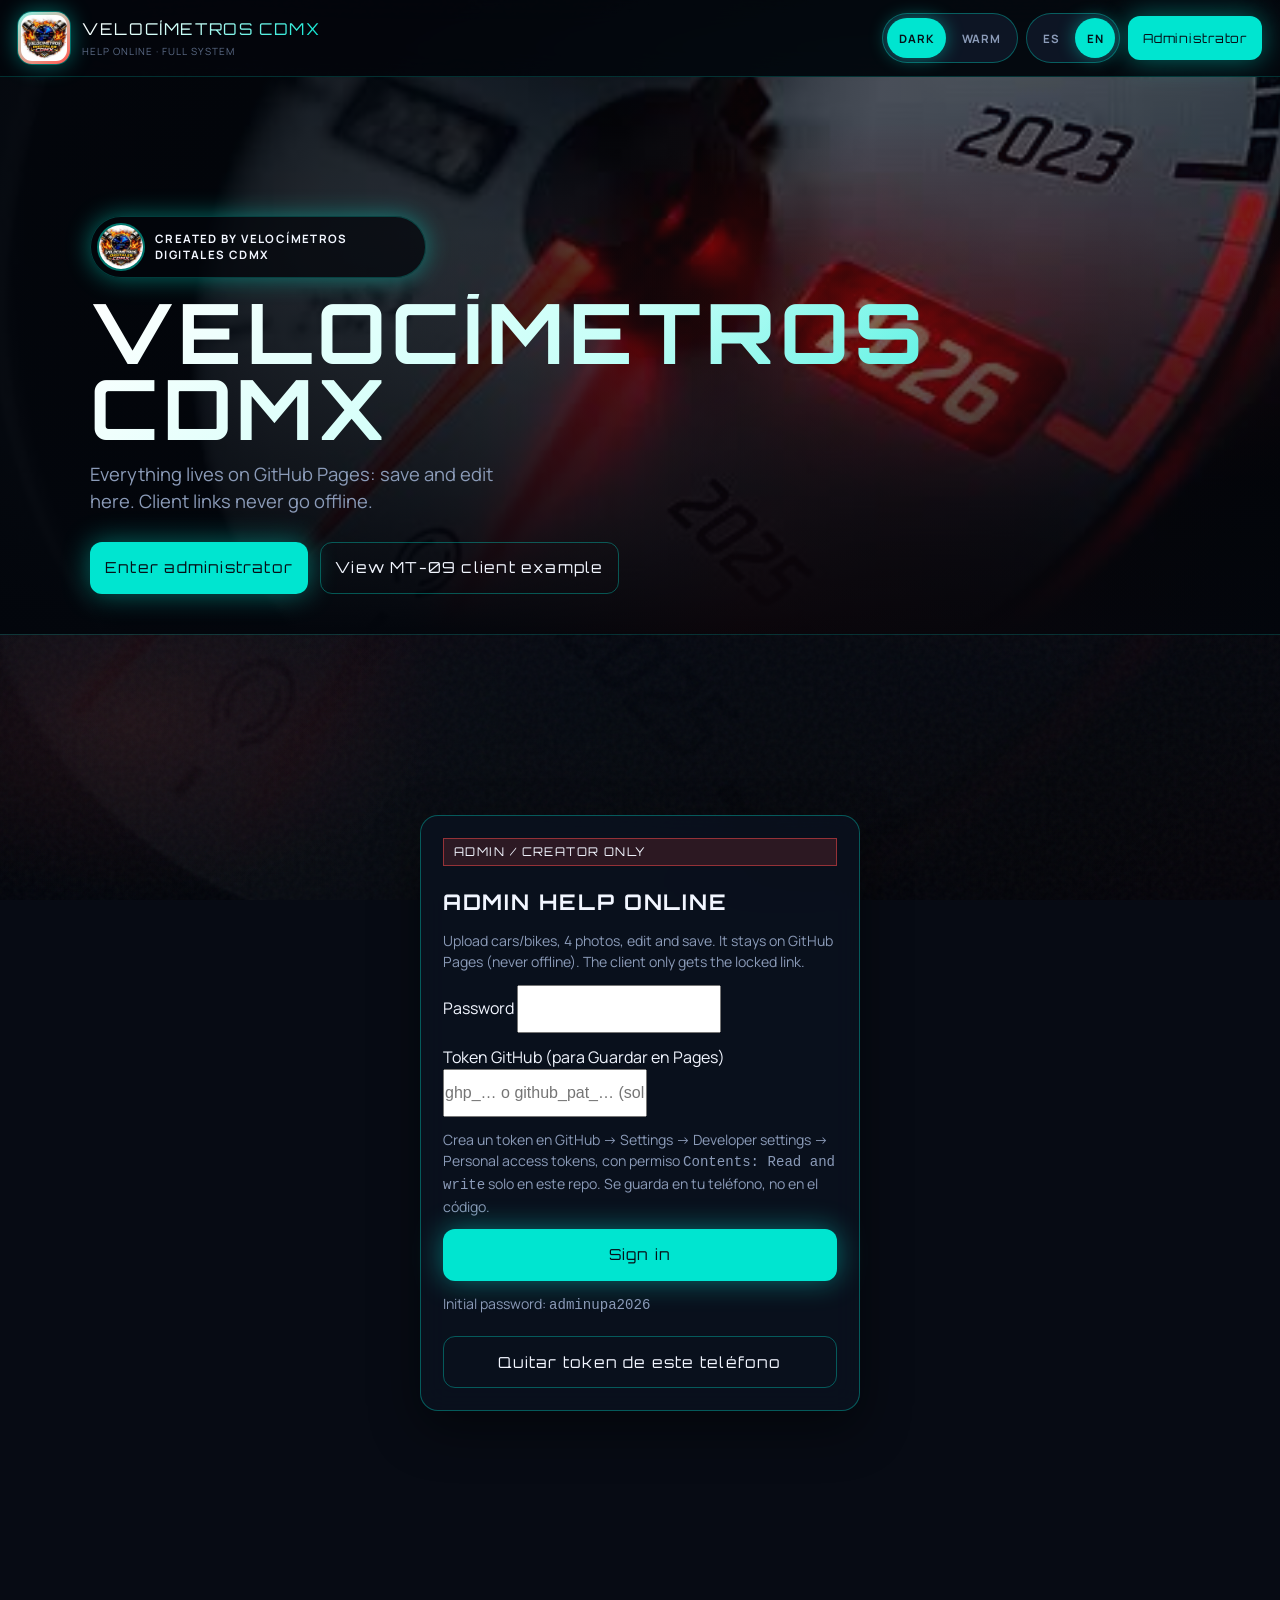
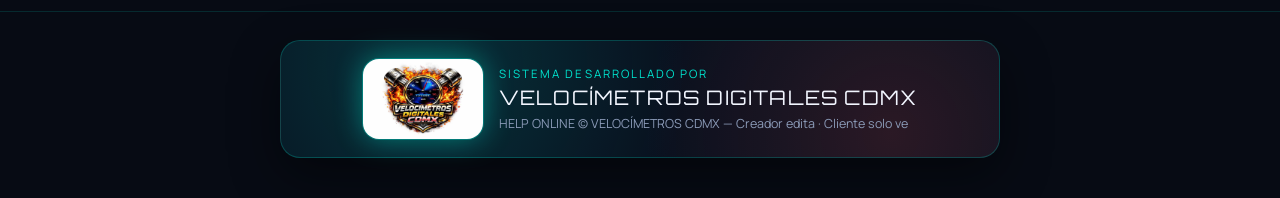
<file: entrar.html>
<!DOCTYPE html>
<html lang="es">
<head>
  <meta charset="UTF-8">
  <meta name="viewport" content="width=device-width, initial-scale=1, viewport-fit=cover">
  <title>HELP ONLINE — Entrar</title>
  <link rel="icon" href="assets/img/logo-velocimetros-digitales-cdmx.jpg">
  <meta http-equiv="refresh" content="0; url=./#administrador">
  <script>
    // Todo el sistema vive en GitHub Pages (no hay servidor que se apague).
    location.replace("./#administrador");
  </script>
</head>
<body>
  <p>Entrando al administrador permanente…
    <a href="./#administrador">Abrir admin</a>
  </p>
</body>
</html>
</file>
<file: assets/css/site.css>
/* VELOCÍMETROS CDMX — Design System */
@import url('https://fonts.googleapis.com/css2?family=Bebas+Neue&family=Manrope:wght@400;500;600;700;800&family=Orbitron:wght@600;700;800&display=swap');

:root,
[data-theme="dark"] {
  --bg-deep: #03060c;
  --bg: #070b14;
  --bg-elevated: #0d1524;
  --bg-panel: rgba(10, 18, 32, 0.88);
  --bg-panel-solid: #101a2c;
  --line: rgba(0, 229, 208, 0.35);
  --line-strong: #00e5d0;
  --accent: #00e5d0;
  --accent-soft: rgba(0, 229, 208, 0.14);
  --accent-glow: rgba(0, 229, 208, 0.45);
  --accent-2: #ff4d4d;
  --accent-2-soft: rgba(255, 77, 77, 0.18);
  --text: #f2f6ff;
  --text-muted: #8b9bb8;
  --text-dim: #5c6b86;
  --gold: #ffd166;
  --shadow: 0 18px 50px rgba(0, 0, 0, 0.45);
  --radius: 18px;
  --radius-sm: 12px;
  --font-display: "Orbitron", "Bebas Neue", sans-serif;
  --font-body: "Manrope", system-ui, sans-serif;
  --header-grad: linear-gradient(135deg, #ffffff 0%, #c8fff8 45%, #00e5d0 100%);
  --surface-grad: linear-gradient(160deg, rgba(0, 229, 208, 0.08), transparent 55%),
    linear-gradient(180deg, #101a2c, #070b14);
  --hero-overlay: radial-gradient(ellipse 80% 60% at 70% 20%, rgba(0, 229, 208, 0.18), transparent 55%),
    radial-gradient(ellipse 50% 40% at 10% 80%, rgba(255, 77, 77, 0.12), transparent 50%),
    linear-gradient(180deg, #03060c 0%, #070b14 50%, #03060c 100%);
  --noise-opacity: 0.04;
  --scrollbar: #00e5d0;
}

[data-theme="warm"] {
  --bg-deep: #120a06;
  --bg: #1a100a;
  --bg-elevated: #26180f;
  --bg-panel: rgba(36, 22, 12, 0.9);
  --bg-panel-solid: #2a1a10;
  --line: rgba(240, 160, 75, 0.4);
  --line-strong: #f0a04b;
  --accent: #f0a04b;
  --accent-soft: rgba(240, 160, 75, 0.16);
  --accent-glow: rgba(240, 160, 75, 0.42);
  --accent-2: #e85d4c;
  --accent-2-soft: rgba(232, 93, 76, 0.2);
  --text: #fff4e8;
  --text-muted: #c4a88a;
  --text-dim: #8a6f55;
  --gold: #ffc857;
  --shadow: 0 18px 50px rgba(0, 0, 0, 0.5);
  --header-grad: linear-gradient(135deg, #fff8ef 0%, #ffd9a8 40%, #f0a04b 100%);
  --surface-grad: linear-gradient(160deg, rgba(240, 160, 75, 0.1), transparent 55%),
    linear-gradient(180deg, #2a1a10, #1a100a);
  --hero-overlay: radial-gradient(ellipse 80% 60% at 70% 15%, rgba(240, 160, 75, 0.22), transparent 55%),
    radial-gradient(ellipse 45% 35% at 15% 85%, rgba(232, 93, 76, 0.16), transparent 50%),
    linear-gradient(180deg, #120a06 0%, #1a100a 50%, #120a06 100%);
  --noise-opacity: 0.05;
  --scrollbar: #f0a04b;
}

*,
*::before,
*::after {
  box-sizing: border-box;
  margin: 0;
  padding: 0;
}

html {
  scroll-behavior: smooth;
}

body {
  min-height: 100vh;
  font-family: var(--font-body);
  background: var(--bg);
  color: var(--text);
  line-height: 1.5;
  overflow-x: hidden;
  transition: background 0.35s ease, color 0.35s ease;
}

body::before {
  content: "";
  position: fixed;
  inset: 0;
  z-index: -2;
  background: var(--hero-overlay);
  pointer-events: none;
}

body::after {
  content: "";
  position: fixed;
  inset: 0;
  z-index: -1;
  opacity: var(--noise-opacity);
  pointer-events: none;
  background-image: url("data:image/svg+xml,%3Csvg viewBox='0 0 200 200' xmlns='http://www.w3.org/2000/svg'%3E%3Cfilter id='n'%3E%3CfeTurbulence type='fractalNoise' baseFrequency='0.85' numOctaves='3' stitchTiles='stitch'/%3E%3C/filter%3E%3Crect width='100%25' height='100%25' filter='url(%23n)'/%3E%3C/svg%3E");
}

img {
  max-width: 100%;
  display: block;
}

a {
  color: inherit;
}

/* Top bar */
.topbar {
  position: sticky;
  top: 0;
  z-index: 100;
  display: flex;
  align-items: center;
  justify-content: space-between;
  flex-wrap: wrap;
  gap: 10px 12px;
  padding: 12px 18px;
  padding-top: max(12px, env(safe-area-inset-top));
  padding-left: max(18px, env(safe-area-inset-left));
  padding-right: max(18px, env(safe-area-inset-right));
  background: color-mix(in srgb, var(--bg-deep) 82%, transparent);
  backdrop-filter: blur(14px);
  border-bottom: 1px solid color-mix(in srgb, var(--line) 55%, transparent);
}

.brand-lockup {
  display: flex;
  flex-direction: row;
  align-items: center;
  gap: 12px;
  text-decoration: none;
  min-width: 0;
}

.brand-logo-wrap {
  flex-shrink: 0;
  width: 52px;
  height: 52px;
  border-radius: 14px;
  padding: 3px;
  background:
    linear-gradient(145deg, color-mix(in srgb, var(--accent) 55%, #fff), var(--accent-2)),
    var(--bg-elevated);
  box-shadow:
    0 0 0 1px color-mix(in srgb, var(--accent) 35%, transparent),
    0 0 22px var(--accent-glow);
  overflow: hidden;
}

.brand-logo {
  width: 100%;
  height: 100%;
  object-fit: cover;
  object-position: center;
  border-radius: 11px;
  background: #050505;
  display: block;
}

.brand-text {
  display: flex;
  flex-direction: column;
  gap: 2px;
  min-width: 0;
}

.brand-lockup .brand-name {
  font-family: var(--font-display);
  font-size: clamp(0.78rem, 2.2vw, 1.02rem);
  letter-spacing: 0.1em;
  background: var(--header-grad);
  -webkit-background-clip: text;
  background-clip: text;
  color: transparent;
  white-space: nowrap;
  overflow: hidden;
  text-overflow: ellipsis;
}

.brand-lockup .brand-tag {
  font-size: 0.62rem;
  letter-spacing: 0.1em;
  text-transform: uppercase;
  color: var(--text-dim);
  white-space: nowrap;
  overflow: hidden;
  text-overflow: ellipsis;
}

.topbar-controls {
  display: inline-flex;
  align-items: center;
  gap: 8px;
  flex-shrink: 0;
  margin-left: auto;
  flex-wrap: wrap;
}

.theme-switch,
.lang-switch {
  display: inline-flex;
  align-items: center;
  gap: 4px;
  padding: 4px;
  border: 1px solid var(--line);
  border-radius: 999px;
  background: var(--bg-elevated);
  flex-shrink: 0;
}

.lang-switch .theme-btn {
  min-width: 40px;
  padding: 8px 10px;
}

.theme-btn {
  appearance: none;
  border: 0;
  background: transparent;
  color: var(--text-muted);
  font-family: var(--font-body);
  font-size: 0.72rem;
  font-weight: 700;
  letter-spacing: 0.08em;
  text-transform: uppercase;
  padding: 8px 12px;
  min-height: 40px;
  border-radius: 999px;
  cursor: pointer;
  transition: 0.25s ease;
}

.theme-btn[aria-pressed="true"] {
  background: var(--accent);
  color: #061018;
  box-shadow: 0 0 18px var(--accent-glow);
}

.theme-btn:hover:not([aria-pressed="true"]) {
  color: var(--text);
}

/* Breadcrumbs */
.breadcrumbs {
  display: flex;
  flex-wrap: wrap;
  align-items: center;
  gap: 8px 10px;
  padding: 14px 18px 0;
  max-width: 1200px;
  margin: 0 auto;
  font-size: 0.82rem;
  color: var(--text-dim);
}

.breadcrumbs a {
  color: var(--accent);
  text-decoration: none;
  font-weight: 600;
  transition: color 0.2s;
}

.breadcrumbs a:hover {
  color: var(--text);
}

.breadcrumbs .sep {
  opacity: 0.45;
  user-select: none;
}

.breadcrumbs .current {
  color: var(--text-muted);
  font-weight: 600;
}

.back-row {
  max-width: 1200px;
  margin: 10px auto 0;
  padding: 0 18px;
}

.back-link {
  display: inline-flex;
  align-items: center;
  gap: 8px;
  padding: 10px 14px;
  border-radius: 999px;
  border: 1px solid var(--line);
  background: var(--accent-soft);
  color: var(--accent);
  text-decoration: none;
  font-size: 0.85rem;
  font-weight: 700;
  letter-spacing: 0.04em;
  transition: 0.25s ease;
}

.back-link:hover {
  background: var(--accent);
  color: #061018;
  border-color: var(--accent);
}

/* Page shell */
.page {
  width: min(1100px, calc(100% - 32px));
  margin: 0 auto;
  padding: 28px 0 48px;
}

.page-hero {
  text-align: center;
  margin-bottom: 28px;
  animation: rise 0.7s ease both;
}

.page-hero .eyebrow {
  display: inline-block;
  margin-bottom: 10px;
  font-size: 0.75rem;
  letter-spacing: 0.28em;
  text-transform: uppercase;
  color: var(--accent);
}

.page-hero h1 {
  font-family: var(--font-display);
  font-size: clamp(2.4rem, 8vw, 4.6rem);
  letter-spacing: 0.08em;
  line-height: 0.95;
  background: var(--header-grad);
  -webkit-background-clip: text;
  background-clip: text;
  color: transparent;
}

.page-hero p {
  margin-top: 12px;
  color: var(--text-muted);
  font-size: clamp(0.95rem, 2.5vw, 1.1rem);
  max-width: 36rem;
  margin-left: auto;
  margin-right: auto;
}

/* Home specific */
.home-hero {
  position: relative;
  min-height: min(78vh, 720px);
  display: grid;
  align-items: end;
  overflow: hidden;
  border-bottom: 1px solid color-mix(in srgb, var(--line) 50%, transparent);
}

.home-hero-media {
  position: absolute;
  inset: 0;
  z-index: 0;
}

.home-hero-media img {
  width: 100%;
  height: 100%;
  object-fit: cover;
  object-position: 72% 45%;
  filter: saturate(1.12) contrast(1.08) brightness(0.92);
  transform: scale(1.08);
  animation: kenburns 22s ease-in-out infinite alternate;
}

.home-hero-media.hero-gauge-photo::after {
  background:
    linear-gradient(105deg,
      color-mix(in srgb, var(--bg-deep) 94%, transparent) 0%,
      color-mix(in srgb, var(--bg-deep) 72%, transparent) 38%,
      color-mix(in srgb, #1a0508 35%, transparent) 62%,
      color-mix(in srgb, var(--bg-deep) 55%, transparent) 100%),
    linear-gradient(180deg, transparent 28%, var(--bg-deep) 100%),
    radial-gradient(ellipse at 78% 42%, color-mix(in srgb, #ff2a2a 22%, transparent), transparent 42%);
}

.home-hero-media::after {
  content: "";
  position: absolute;
  inset: 0;
  background:
    linear-gradient(90deg, color-mix(in srgb, var(--bg-deep) 92%, transparent) 0%, color-mix(in srgb, var(--bg-deep) 35%, transparent) 48%, color-mix(in srgb, var(--bg-deep) 75%, transparent) 100%),
    linear-gradient(180deg, transparent 20%, var(--bg-deep) 100%);
}

.home-hero-content {
  position: relative;
  z-index: 1;
  width: min(1100px, calc(100% - 32px));
  margin: 0 auto;
  padding: 48px 0 40px;
  animation: rise 0.85s ease both;
}

.home-hero-content .brand-mega {
  font-family: var(--font-display);
  font-size: clamp(2.6rem, 9vw, 5.2rem);
  letter-spacing: 0.06em;
  line-height: 0.92;
  background: var(--header-grad);
  -webkit-background-clip: text;
  background-clip: text;
  color: transparent;
  margin-bottom: 14px;
}

.home-hero-content .lead {
  max-width: 28rem;
  color: var(--text-muted);
  font-size: clamp(1rem, 2.4vw, 1.15rem);
  margin-bottom: 26px;
}

.cta-row {
  display: flex;
  flex-wrap: wrap;
  gap: 12px;
}

.btn {
  display: inline-flex;
  align-items: center;
  justify-content: center;
  gap: 10px;
  min-height: 52px;
  padding: 0 22px;
  border-radius: 14px;
  border: 1px solid transparent;
  text-decoration: none;
  font-family: var(--font-display);
  font-size: 0.95rem;
  letter-spacing: 0.14em;
  cursor: pointer;
  transition: 0.28s ease;
}

.btn-primary {
  background: var(--accent);
  color: #061018;
  box-shadow: 0 0 28px var(--accent-glow);
}

.btn-primary:hover {
  transform: translateY(-2px) scale(1.02);
  filter: brightness(1.05);
}

.btn-ghost {
  background: transparent;
  border-color: var(--line);
  color: var(--text);
}

.btn-ghost:hover {
  border-color: var(--accent);
  color: var(--accent);
  background: var(--accent-soft);
}

/* Search */
.toolbar {
  display: flex;
  flex-wrap: wrap;
  gap: 12px;
  align-items: center;
  justify-content: space-between;
  margin-bottom: 18px;
}

.search-wrap {
  position: relative;
  flex: 1 1 240px;
  max-width: 420px;
}

.search-wrap input {
  width: 100%;
  min-height: 48px;
  padding: 12px 14px 12px 42px;
  border-radius: 14px;
  border: 1px solid var(--line);
  background: var(--bg-panel);
  color: var(--text);
  font-family: var(--font-body);
  font-size: 0.95rem;
  outline: none;
  transition: 0.25s ease;
}

.search-wrap input:focus {
  border-color: var(--accent);
  box-shadow: 0 0 0 3px var(--accent-soft);
}

.search-wrap .icon {
  position: absolute;
  left: 14px;
  top: 50%;
  transform: translateY(-50%);
  color: var(--text-dim);
  pointer-events: none;
}

.count-chip {
  font-size: 0.8rem;
  color: var(--text-dim);
  letter-spacing: 0.06em;
}

/* Menu grids */
.menu-grid {
  display: grid;
  grid-template-columns: repeat(auto-fill, minmax(min(100%, 220px), 1fr));
  gap: 14px;
}

.menu-card {
  position: relative;
  display: flex;
  flex-direction: column;
  justify-content: space-between;
  min-height: 110px;
  padding: 20px 18px;
  text-decoration: none;
  border-radius: var(--radius);
  border: 1px solid var(--line);
  background: var(--surface-grad);
  box-shadow: var(--shadow);
  overflow: hidden;
  transition: 0.3s ease;
  animation: rise 0.55s ease both;
}

.menu-card::before {
  content: "";
  position: absolute;
  top: 0;
  left: 0;
  width: 28px;
  height: 28px;
  border-top: 2px solid var(--accent-2);
  border-left: 2px solid var(--accent-2);
  opacity: 0.85;
}

.menu-card::after {
  content: "";
  position: absolute;
  right: 0;
  bottom: 0;
  width: 28px;
  height: 28px;
  border-right: 2px solid var(--accent);
  border-bottom: 2px solid var(--accent);
  opacity: 0.7;
}

.menu-card:hover,
.menu-card:focus-visible {
  transform: translateY(-4px);
  border-color: var(--line-strong);
  box-shadow: 0 0 0 1px var(--accent), 0 16px 40px var(--accent-glow);
}

.menu-card .label {
  font-family: var(--font-display);
  font-size: clamp(1.15rem, 3vw, 1.45rem);
  letter-spacing: 0.1em;
  color: var(--text);
}

.menu-card .meta {
  margin-top: 10px;
  font-size: 0.78rem;
  letter-spacing: 0.12em;
  text-transform: uppercase;
  color: var(--accent);
}

.menu-card.is-disabled {
  opacity: 0.55;
  cursor: default;
  pointer-events: none;
}

.menu-card.is-hidden {
  display: none;
}

.home-sections {
  width: min(1100px, calc(100% - 32px));
  margin: 0 auto;
  padding: 40px 0 20px;
}

.section-block {
  margin-bottom: 36px;
  animation: rise 0.7s ease both;
}

.section-block h2 {
  font-family: var(--font-display);
  font-size: clamp(1.3rem, 3.5vw, 1.8rem);
  letter-spacing: 0.12em;
  margin-bottom: 8px;
}

.section-block > p {
  color: var(--text-muted);
  margin-bottom: 18px;
  max-width: 40rem;
}

.info-strip {
  display: grid;
  grid-template-columns: repeat(auto-fit, minmax(180px, 1fr));
  gap: 12px;
  margin-top: 8px;
}

.info-item {
  padding: 18px 16px;
  border-radius: var(--radius-sm);
  border: 1px solid color-mix(in srgb, var(--line) 70%, transparent);
  background: var(--bg-panel);
}

.info-item strong {
  display: block;
  font-family: var(--font-display);
  letter-spacing: 0.1em;
  font-size: 0.95rem;
  color: var(--accent);
  margin-bottom: 6px;
}

.info-item span {
  color: var(--text-muted);
  font-size: 0.9rem;
}

.empty-state {
  display: none;
  text-align: center;
  padding: 36px 16px;
  color: var(--text-muted);
  border: 1px dashed var(--line);
  border-radius: var(--radius);
}

.empty-state.visible {
  display: block;
}

/* Site footer / maker credit */
.site-footer {
  margin-top: auto;
  padding: 28px 18px 40px;
  color: var(--text-dim);
  font-size: 0.82rem;
  border-top: 1px solid color-mix(in srgb, var(--line) 40%, transparent);
}

.site-footer a {
  color: var(--accent);
  text-decoration: none;
}

.maker-credit {
  width: min(720px, 100%);
  margin: 0 auto;
  display: flex;
  align-items: center;
  justify-content: center;
  gap: 16px;
  padding: 18px 16px;
  border-radius: 20px;
  border: 1px solid color-mix(in srgb, var(--line) 65%, transparent);
  background:
    radial-gradient(circle at 20% 20%, color-mix(in srgb, var(--accent) 16%, transparent), transparent 45%),
    radial-gradient(circle at 85% 80%, color-mix(in srgb, var(--accent-2) 14%, transparent), transparent 40%),
    var(--bg-panel);
  box-shadow: var(--shadow);
  text-align: left;
}

.maker-logo {
  width: clamp(88px, 18vw, 120px);
  height: auto;
  border-radius: 16px;
  background: #050505;
  box-shadow:
    0 0 0 1px color-mix(in srgb, var(--accent) 30%, transparent),
    0 0 28px var(--accent-glow);
  flex-shrink: 0;
}

.maker-copy {
  min-width: 0;
}

.maker-eyebrow {
  font-size: 0.72rem;
  letter-spacing: 0.18em;
  text-transform: uppercase;
  color: var(--accent);
  margin-bottom: 4px;
}

.maker-name {
  font-family: var(--font-display);
  font-size: clamp(0.95rem, 2.6vw, 1.25rem);
  letter-spacing: 0.06em;
  color: var(--text);
  line-height: 1.15;
  margin-bottom: 6px;
}

.maker-note {
  color: var(--text-muted);
  font-size: 0.78rem;
  line-height: 1.4;
}


.maker-credit--hero {
  width: min(820px, 100%);
  margin-top: 8px;
  padding: 22px 18px;
}

.maker-credit--hero .maker-logo {
  width: clamp(110px, 22vw, 150px);
}

.maker-spotlight strong {
  color: var(--accent);
}

/* Home maker seal */
.maker-seal {
  display: inline-flex;
  align-items: center;
  gap: 12px;
  margin-bottom: 16px;
  padding: 8px 14px 8px 8px;
  border-radius: 999px;
  border: 1px solid color-mix(in srgb, var(--line) 70%, transparent);
  background: color-mix(in srgb, var(--bg-deep) 72%, transparent);
  backdrop-filter: blur(10px);
  box-shadow: 0 0 24px var(--accent-glow);
  animation: rise 0.7s ease both;
}

.maker-seal img {
  width: 44px;
  height: 44px;
  border-radius: 50%;
  object-fit: cover;
  background: #050505;
  box-shadow: 0 0 0 2px color-mix(in srgb, var(--accent) 50%, transparent);
}

.maker-seal span {
  font-size: 0.72rem;
  font-weight: 700;
  letter-spacing: 0.12em;
  text-transform: uppercase;
  color: var(--text);
  max-width: 16rem;
  line-height: 1.35;
}

.side-logo--img {
  display: inline-block;
  width: clamp(72px, 12vw, 110px);
  padding: 0;
  border: 0;
  background: transparent;
  box-shadow: none;
}

.side-logo--img img {
  width: 100%;
  height: auto;
  border-radius: 16px;
  background: #050505;
  box-shadow:
    0 0 0 1px color-mix(in srgb, var(--accent) 35%, transparent),
    0 0 24px var(--accent-glow);
}

/* Detail / tech page extras used by MT-09 */
.detail-shell {
  width: min(1400px, calc(100% - 24px));
  margin: 0 auto;
  padding-bottom: 40px;
}

.detail-header {
  position: relative;
  text-align: center;
  padding: 18px 8px 22px;
}

.detail-header .side-logo {
  position: absolute;
  left: 0;
  top: 8px;
  font-family: var(--font-display);
  font-size: clamp(0.85rem, 2vw, 1.15rem);
  letter-spacing: 0.08em;
  line-height: 1.05;
  text-align: left;
  color: var(--text);
  text-decoration: none;
}

.detail-header .brand-mark {
  position: absolute;
  right: 0;
  top: 0;
}

.detail-header .brand-mark img {
  width: clamp(72px, 12vw, 118px);
  height: auto;
  filter: drop-shadow(0 0 12px var(--accent-glow));
}

.detail-header h1 {
  font-family: var(--font-display);
  font-size: clamp(1.45rem, 7vw, 4.8rem);
  letter-spacing: 0.08em;
  background: var(--header-grad);
  -webkit-background-clip: text;
  background-clip: text;
  color: transparent;
  padding: 0 90px;
  overflow-wrap: anywhere;
  word-break: break-word;
}

.detail-header .subtitle {
  margin-top: 8px;
  color: var(--accent);
  letter-spacing: 0.28em;
  font-size: clamp(0.7rem, 2vw, 0.95rem);
  overflow-wrap: anywhere;
}

.detail-main {
  display: grid;
  grid-template-columns: minmax(240px, 320px) 1fr;
  gap: 18px;
  align-items: stretch;
}

.tech-stack {
  display: flex;
  flex-direction: column;
  gap: 14px;
}

.tech-card {
  position: relative;
  padding: 20px 18px;
  border-radius: var(--radius);
  border: 1px solid var(--line);
  background: var(--bg-panel);
  box-shadow: var(--shadow);
}

.tech-card::before,
.tech-card::after {
  content: "";
  position: absolute;
  width: 22px;
  height: 22px;
}

.tech-card::before {
  top: -1px;
  left: -1px;
  border-top: 2px solid var(--accent-2);
  border-left: 2px solid var(--accent-2);
}

.tech-card::after {
  right: -1px;
  bottom: -1px;
  border-right: 2px solid var(--accent);
  border-bottom: 2px solid var(--accent);
}

.tech-card h2 {
  font-family: var(--font-display);
  font-size: clamp(1rem, 2vw, 1.25rem);
  letter-spacing: 0.1em;
  margin-bottom: 8px;
}

.tech-card .value {
  color: var(--gold);
  font-family: var(--font-display);
  font-size: clamp(1.05rem, 2.4vw, 1.55rem);
  letter-spacing: 0.06em;
  text-shadow: 0 0 18px color-mix(in srgb, var(--gold) 45%, transparent);
  overflow-wrap: anywhere;
  word-break: break-word;
}

.tech-card.notes ul {
  list-style: none;
  margin-top: 6px;
}

.tech-card.notes li {
  position: relative;
  padding-left: 14px;
  margin: 8px 0;
  color: var(--text-muted);
  font-size: 0.92rem;
}

.tech-card.notes li::before {
  content: "▸";
  position: absolute;
  left: 0;
  color: var(--accent);
}

.slider-shell {
  position: relative;
  z-index: 1;
  isolation: isolate;
  border-radius: 22px;
  border: 1px solid var(--line);
  background: var(--bg-elevated);
  overflow: hidden;
  min-height: 420px;
  box-shadow: 0 0 30px var(--accent-glow);
}

.slider-shell::before,
.slider-shell::after {
  content: "";
  position: absolute;
  width: 42px;
  height: 42px;
  z-index: 4;
  pointer-events: none;
}

.slider-shell::before {
  top: 0;
  left: 0;
  border-top: 3px solid var(--accent-2);
  border-left: 3px solid var(--accent-2);
}

.slider-shell::after {
  right: 0;
  bottom: 0;
  border-right: 3px solid var(--accent);
  border-bottom: 3px solid var(--accent);
}

.slider-track {
  display: flex;
  transition: transform 0.55s cubic-bezier(0.22, 1, 0.36, 1);
  height: 100%;
}

.slide {
  min-width: 100%;
  height: clamp(320px, 52vw, 560px);
  display: flex;
  align-items: center;
  justify-content: center;
  padding: 18px;
}

.slide img {
  width: 100%;
  height: 100%;
  object-fit: contain;
  cursor: zoom-in;
  filter: drop-shadow(0 0 24px var(--accent-glow));
  transition: transform 0.3s ease;
}

.slide img:hover {
  transform: scale(1.02);
}

.slider-arrow {
  position: absolute;
  top: 50%;
  transform: translateY(-50%);
  z-index: 5;
  width: 52px;
  height: 52px;
  border-radius: 50%;
  border: 1px solid var(--accent-2);
  background: color-mix(in srgb, var(--bg-deep) 85%, transparent);
  color: var(--accent-2);
  font-size: 1.6rem;
  cursor: pointer;
  transition: 0.25s ease;
}

.slider-arrow:hover {
  background: var(--accent);
  color: #061018;
  border-color: var(--accent);
}

.slider-arrow.prev { left: 12px; }
.slider-arrow.next { right: 12px; }

.slider-dots {
  position: absolute;
  left: 0;
  right: 0;
  bottom: 14px;
  display: flex;
  justify-content: center;
  gap: 10px;
  z-index: 5;
}

.slider-dots button {
  width: 11px;
  height: 11px;
  border-radius: 50%;
  border: 0;
  background: color-mix(in srgb, var(--accent) 35%, transparent);
  cursor: pointer;
  padding: 0;
  /* Amplía el área táctil sin agrandar el punto visual */
  box-shadow: 0 0 0 10px transparent;
  touch-action: manipulation;
}

.slider-dots button.active {
  background: var(--accent);
  box-shadow: 0 0 12px var(--accent-glow);
  transform: scale(1.2);
}

.feature-row {
  display: grid;
  grid-template-columns: repeat(4, 1fr);
  gap: 14px;
  margin-top: 18px;
}

.feature-box {
  padding: 22px 16px;
  border-radius: var(--radius);
  border: 1px solid var(--line);
  background: var(--surface-grad);
  text-align: center;
  min-height: 120px;
  display: flex;
  flex-direction: column;
  justify-content: center;
  gap: 8px;
}

.feature-box h3 {
  font-family: var(--font-display);
  font-size: clamp(0.95rem, 2vw, 1.25rem);
  letter-spacing: 0.08em;
}

.feature-box p {
  color: var(--gold);
  font-weight: 700;
  font-size: clamp(0.95rem, 1.8vw, 1.2rem);
}

/* Modal */
.modal {
  display: none;
  position: fixed;
  inset: 0;
  z-index: 2000;
  background: rgba(0, 0, 0, 0.92);
  align-items: center;
  justify-content: center;
  padding: 20px;
}

.modal.open {
  display: flex;
}

.modal img {
  max-width: min(96vw, 1200px);
  max-height: 88vh;
  object-fit: contain;
  filter: drop-shadow(0 0 30px var(--accent-glow));
  cursor: zoom-out;
  border-radius: 8px;
}

.modal-close {
  position: absolute;
  top: 14px;
  right: 14px;
  z-index: 2;
  width: 48px;
  height: 48px;
  border: 1px solid color-mix(in srgb, var(--accent) 45%, transparent);
  border-radius: 50%;
  background: color-mix(in srgb, var(--bg-deep) 80%, transparent);
  color: var(--text);
  font-size: 2rem;
  line-height: 1;
  cursor: pointer;
  display: grid;
  place-items: center;
  backdrop-filter: blur(8px);
}

.modal-close:hover {
  border-color: var(--accent);
  color: var(--accent);
}

/* Scrollbar */
::-webkit-scrollbar { width: 10px; }
::-webkit-scrollbar-track { background: var(--bg-deep); }
::-webkit-scrollbar-thumb {
  background: var(--scrollbar);
  border-radius: 8px;
}

@keyframes rise {
  from {
    opacity: 0;
    transform: translateY(16px);
  }
  to {
    opacity: 1;
    transform: translateY(0);
  }
}

@keyframes kenburns {
  from { transform: scale(1.04) translate3d(0, 0, 0); }
  to { transform: scale(1.1) translate3d(-1.5%, -1%, 0); }
}

@media (max-width: 960px) {
  .detail-main {
    grid-template-columns: 1fr;
  }

  .feature-row {
    grid-template-columns: 1fr 1fr;
  }

  .detail-header .side-logo,
  .detail-header .brand-mark {
    position: static;
    display: block;
    margin: 0 auto 10px;
  }

  .detail-header .side-logo {
    text-align: center;
  }

  .detail-header h1 {
    padding: 0;
  }
}

@media (max-width: 640px) {
  .topbar {
    padding: 10px 12px;
    padding-top: max(10px, env(safe-area-inset-top));
    padding-left: max(12px, env(safe-area-inset-left));
    padding-right: max(12px, env(safe-area-inset-right));
    gap: 10px;
  }

  .brand-lockup {
    flex: 1 1 auto;
    min-width: 0;
  }

  .brand-lockup .brand-name {
    font-size: 0.78rem;
    letter-spacing: 0.08em;
  }

  .brand-lockup .brand-tag {
    font-size: 0.68rem;
    letter-spacing: 0.08em;
    white-space: normal;
    overflow: visible;
    text-overflow: unset;
    line-height: 1.3;
  }

  .topbar-controls {
    width: 100%;
    margin-left: 0;
    justify-content: flex-start;
    gap: 8px;
  }

  .theme-btn {
    min-height: 44px;
    padding: 10px 12px;
    font-size: 0.72rem;
  }

  .lang-switch .theme-btn {
    min-width: 44px;
    padding-left: 10px;
    padding-right: 10px;
  }

  .page {
    width: min(100% - 24px, 1100px);
    padding-top: 20px;
    padding-bottom: max(24px, env(safe-area-inset-bottom));
  }

  .home-hero {
    min-height: calc(100svh - 120px);
  }

  .home-hero-media img {
    object-position: center 40%;
    animation: kenburns-mobile 28s ease-in-out infinite alternate;
  }

  .home-hero-content {
    width: min(1100px, calc(100% - 24px));
    padding: 28px 0 28px;
  }

  .home-hero-content .brand-mega {
    font-size: clamp(2.1rem, 12vw, 3.4rem);
  }

  .home-hero-content .lead {
    max-width: none;
    margin-bottom: 20px;
  }

  .menu-grid {
    grid-template-columns: 1fr;
  }

  .feature-row {
    grid-template-columns: 1fr 1fr;
  }

  .slider-arrow {
    width: 44px;
    height: 44px;
    font-size: 1.25rem;
  }

  .slider-shell {
    min-height: 0;
    border-radius: 16px;
  }

  .slide {
    height: min(52vw, 320px);
    min-height: 220px;
    padding: 10px;
  }

  .slider-dots {
    gap: 14px;
    bottom: 12px;
  }

  .slider-dots button {
    width: 12px;
    height: 12px;
    box-shadow: 0 0 0 12px transparent;
  }

  .cta-row {
    flex-direction: column;
  }

  .cta-row .btn {
    width: 100%;
    min-height: 48px;
    letter-spacing: 0.06em;
    font-size: 0.85rem;
    white-space: normal;
    text-align: center;
    line-height: 1.25;
    padding: 12px 16px;
  }

  .brand-logo-wrap {
    width: 44px;
    height: 44px;
    border-radius: 12px;
  }

  .maker-seal {
    max-width: 100%;
    border-radius: 16px;
    flex-wrap: wrap;
    gap: 10px;
  }

  .maker-seal span {
    max-width: none;
    flex: 1 1 10rem;
    font-size: 0.7rem;
    letter-spacing: 0.08em;
    white-space: normal;
  }

  .maker-credit {
    flex-direction: column;
    text-align: center;
  }

  .side-logo--img {
    width: 84px;
  }

  .detail-header h1 {
    padding: 0;
    letter-spacing: 0.04em;
    font-size: clamp(1.35rem, 8vw, 2.2rem);
  }

  .detail-header .subtitle {
    letter-spacing: 0.1em;
  }

  .tech-card .value {
    letter-spacing: 0.02em;
    font-size: clamp(1rem, 4.5vw, 1.25rem);
  }

  .modal {
    padding: max(16px, env(safe-area-inset-top)) max(16px, env(safe-area-inset-right)) max(16px, env(safe-area-inset-bottom)) max(16px, env(safe-area-inset-left));
  }

  .modal-close {
    top: max(10px, env(safe-area-inset-top));
    right: max(10px, env(safe-area-inset-right));
  }

  .modal img {
    max-height: 82svh;
  }
}

@media (max-width: 480px) {
  .feature-row {
    grid-template-columns: 1fr;
  }

  .slider-arrow.prev { left: 6px; }
  .slider-arrow.next { right: 6px; }
}

@keyframes kenburns-mobile {
  from { transform: scale(1.02) translate3d(0, 0, 0); }
  to { transform: scale(1.06) translate3d(-0.5%, -0.5%, 0); }
}

@media (prefers-reduced-motion: reduce) {
  *,
  *::before,
  *::after {
    animation: none !important;
    transition: none !important;
  }
}


/* Aggressive dual gauges hero */
.home-hero-media.gauges-bg {
  display: grid;
  grid-template-columns: 1fr 1fr;
  place-items: center;
  gap: 4vw;
  padding: 4vh 6vw;
  background:
    radial-gradient(circle at 20% 40%, color-mix(in srgb, var(--accent) 18%, transparent), transparent 45%),
    radial-gradient(circle at 80% 35%, color-mix(in srgb, var(--accent-2) 16%, transparent), transparent 42%),
    linear-gradient(160deg, var(--bg-deep), var(--bg));
}
.home-hero-media.gauges-bg img { display: none; }
.gauge { width: min(42vw, 340px); animation: gaugePulse 4.5s ease-in-out infinite alternate; }
.gauge-right { animation-delay: 0.8s; }
.gauge-ring { fill: none; stroke: color-mix(in srgb, var(--accent) 35%, transparent); stroke-width: 6; }
.gauge-face { fill: color-mix(in srgb, var(--bg-elevated) 90%, #000); stroke: var(--line); stroke-width: 2; }
.gauge-arc { stroke: var(--accent); stroke-width: 10; stroke-linecap: round; filter: drop-shadow(0 0 10px var(--accent-glow)); }
.gauge-arc.hot { stroke: var(--accent-2); filter: drop-shadow(0 0 12px color-mix(in srgb, var(--accent-2) 55%, transparent)); }
.gauge-needle { stroke: var(--accent); stroke-width: 5; stroke-linecap: round; transform-origin: 100px 100px; }
.gauge-needle.hot { stroke: #ff6b4a; }
.gauge-hub { fill: var(--text); }
.gauge-label { fill: var(--text-muted); font-size: 14px; font-family: Orbitron, sans-serif; letter-spacing: 2px; }
@keyframes gaugePulse {
  from { transform: translateY(0) scale(1); filter: saturate(1); }
  to { transform: translateY(-8px) scale(1.03); filter: saturate(1.15); }
}
.version-row { display: flex; flex-wrap: wrap; gap: 8px; margin-top: 12px; justify-content: center; }
.version-chip {
  border: 1px solid var(--line);
  border-radius: 999px;
  padding: 6px 12px;
  text-decoration: none;
  color: var(--text-muted);
  font-size: 0.8rem;
  letter-spacing: 0.06em;
}
.version-chip.is-active, .version-chip:hover { border-color: var(--accent); color: var(--accent); background: var(--accent-soft); }
.admin-entry { margin-top: 14px; text-align: center; font-size: 0.78rem; color: var(--text-dim); }
.admin-entry a { color: var(--text-dim); }
body.is-portal .brand-lockup .brand-name,
body.is-portal .brand-lockup .brand-tag,
body.is-portal .maker-credit,
body.is-portal .maker-seal { display: none !important; }
body.is-portal .brand-lockup::after { content: "UPA HELP"; font-family: var(--font-display); letter-spacing: 0.12em; }
@media (max-width: 700px) {
  .home-hero-media.gauges-bg { grid-template-columns: 1fr 1fr; gap: 2vw; padding-top: 10vh; }
  .gauge { width: min(44vw, 200px); }
}

.home-hero-media.gauges-bg::after {
  background:
    linear-gradient(90deg, color-mix(in srgb, var(--bg-deep) 78%, transparent) 0%, transparent 40%, transparent 60%, color-mix(in srgb, var(--bg-deep) 70%, transparent) 100%),
    linear-gradient(180deg, transparent 35%, var(--bg-deep) 100%);
}
.gauge-arc.hot { stroke: var(--accent-2); filter: drop-shadow(0 0 12px color-mix(in srgb, var(--accent-2) 55%, transparent)); }
.gauge-needle.hot { stroke: #ff6b4a; }
</file>
<file: assets/css/admin.css>
.home-hub { position: relative; isolation: isolate; }
.home-hub-bg { opacity: 0.25; }
.home-hero--hub { min-height: min(62vh, 560px); }
body.admin-unlocked .home-hero--hub {
  min-height: min(42vh, 380px);
}
.btn-admin-jump {
  min-height: 44px !important;
  padding: 10px 14px !important;
  font-size: 0.78rem !important;
  letter-spacing: 0.06em !important;
  text-decoration: none;
  white-space: nowrap;
}
.admin-hub-section {
  position: relative;
  z-index: 2;
  padding: 28px 0 48px;
  scroll-margin-top: 100px;
}
.admin-hub-wrap {
  width: min(1180px, calc(100% - 24px));
  margin: 0 auto;
}
.admin-gate--inline {
  min-height: auto;
  padding: 12px 0 24px;
}
.admin-app--home {
  width: 100%;
  padding-top: 0;
}
.inv-breadcrumb {
  margin: 0 0 10px;
  font-size: 0.82rem;
  color: var(--text-muted);
  letter-spacing: 0.04em;
}
.inv-breadcrumb strong { color: var(--accent); }

.brand-folder {
  width: 100%;
  display: grid;
  grid-template-columns: 72px 1fr;
  gap: 10px;
  text-align: left;
  border: 1px solid var(--line);
  border-radius: 14px;
  padding: 10px;
  margin-bottom: 8px;
  background: var(--bg-elevated);
  color: var(--text);
  cursor: pointer;
  font: inherit;
}
.brand-folder:hover {
  border-color: var(--accent);
  box-shadow: 0 0 0 1px color-mix(in srgb, var(--accent) 25%, transparent);
}
.brand-folder-body {
  display: grid;
  gap: 4px;
  align-content: center;
}
.brand-folder-body strong {
  font-family: var(--font-display);
  letter-spacing: 0.06em;
  font-size: 0.95rem;
}
.brand-folder-body span {
  color: var(--text-muted);
  font-size: 0.78rem;
}
.brand-folder-body em {
  font-style: normal;
  color: var(--accent);
  font-size: 0.78rem;
}

.inv-brand-head {
  display: flex;
  flex-wrap: wrap;
  gap: 10px;
  align-items: center;
  margin-bottom: 12px;
}
.inv-brand-head .btn { min-height: 40px; padding: 8px 12px; font-size: 0.75rem; }

.delete-help {
  border: 1px solid color-mix(in srgb, #ff5a5a 45%, var(--line));
  background: transparent;
  color: #ff8a8a;
  border-radius: 8px;
  padding: 10px 12px;
  min-height: 40px;
  font: inherit;
  font-size: 0.8rem;
  cursor: pointer;
  touch-action: manipulation;
}
.delete-help:hover {
  border-color: #ff5a5a;
  color: #ff5a5a;
}
.folder-count {
  margin: 0 0 8px;
  font-family: var(--font-display);
  letter-spacing: 0.08em;
  color: var(--accent);
  font-size: 0.85rem;
}

.admin-bg {
  position: fixed;
  inset: 0;
  z-index: -1;
  overflow: hidden;
  pointer-events: none;
}

.admin-bg img {
  width: 100%;
  height: 100%;
  object-fit: cover;
  object-position: 80% 40%;
  filter: saturate(1.15) contrast(1.05) brightness(0.35);
  transform: scale(1.06);
}

.admin-bg::after {
  content: "";
  position: absolute;
  inset: 0;
  background:
    linear-gradient(135deg, color-mix(in srgb, var(--bg-deep) 88%, transparent) 0%, color-mix(in srgb, var(--bg) 55%, transparent) 55%, color-mix(in srgb, #1a0508 50%, transparent) 100%),
    radial-gradient(ellipse at 85% 30%, color-mix(in srgb, #ff2a2a 18%, transparent), transparent 45%);
}

.admin-gate { min-height: 100vh; display: grid; place-items: center; padding: 24px; }
.admin-gate[hidden],
.admin-app[hidden],
.form-msg[hidden],
.inv-breadcrumb[hidden],
#invEmpty[hidden],
[hidden] {
  display: none !important;
}
.admin-card {
  background: color-mix(in srgb, var(--bg-panel) 92%, transparent);
  border: 1px solid var(--line);
  border-radius: 18px;
  padding: 22px;
  box-shadow: var(--shadow);
  backdrop-filter: blur(14px);
}
.login-card { width: min(440px, 100%); display: grid; gap: 12px; }
.login-card h1 {
  font-family: var(--font-display);
  letter-spacing: 0.08em;
  font-size: clamp(1.1rem, 5vw, 1.35rem);
  overflow-wrap: anywhere;
}
.login-card input {
  font-size: 16px;
  min-height: 48px;
}
.admin-badge {
  display: inline-block;
  margin: 0 0 8px;
  padding: 4px 10px;
  border: 1px solid color-mix(in srgb, var(--accent-2) 50%, transparent);
  background: color-mix(in srgb, var(--accent-2) 14%, transparent);
  color: var(--text);
  font-size: 0.75rem;
  letter-spacing: 0.12em;
  font-family: var(--font-display);
}
.admin-sub {
  margin: 8px 0 0;
  font-family: var(--font-display);
  letter-spacing: 0.08em;
  font-size: 0.85rem;
  color: var(--accent);
}
.hint, .muted { color: var(--text-muted); font-size: 0.88rem; }
.tiny { font-size: 0.8rem; }
.back-quiet { color: var(--accent); text-decoration: none; }
.admin-app { width: min(1180px, calc(100% - 24px)); margin: 0 auto; padding: 20px 0 48px; }
.admin-top { display: flex; justify-content: space-between; gap: 16px; align-items: flex-start; margin-bottom: 18px; }
.admin-top strong { display: block; font-family: var(--font-display); letter-spacing: 0.08em; font-size: 1.2rem; }
.admin-top span { color: var(--text-muted); font-size: 0.9rem; }
.admin-top-actions { display: flex; gap: 8px; flex-wrap: wrap; }
.admin-grid { display: grid; grid-template-columns: 1.2fr 0.8fr; gap: 16px; }
.admin-form { display: grid; gap: 12px; }
.admin-form.compact { gap: 8px; }
.admin-form label { display: grid; gap: 6px; font-size: 0.85rem; color: var(--text-muted); }
.admin-form input, .admin-form select, .admin-form textarea {
  width: 100%; border: 1px solid var(--line); border-radius: 12px; background: var(--bg-elevated);
  color: var(--text); padding: 10px 12px; font: inherit; min-height: 44px;
}
.admin-form textarea { min-height: 88px; }
.form-row { display: grid; grid-template-columns: 1fr 1fr; gap: 12px; }

.multi-drop {
  border: 1px dashed color-mix(in srgb, var(--accent) 45%, var(--line));
  border-radius: 14px;
  padding: 14px;
  text-align: center;
  background: color-mix(in srgb, var(--accent) 6%, transparent);
  cursor: pointer;
}
.multi-drop span { display: block; margin-bottom: 8px; color: var(--text); font-size: 0.86rem; }
.multi-drop input { font-size: 0.8rem; }

.photo-grid { display: grid; grid-template-columns: repeat(2, 1fr); gap: 10px; }
.photo-grid-4 { grid-template-columns: repeat(2, 1fr); }
.photo-slot {
  position: relative;
  display: grid;
  gap: 4px;
  border: 1px solid var(--line);
  border-radius: 14px;
  padding: 12px;
  background: var(--bg-elevated);
  transition: border-color 0.2s ease, box-shadow 0.2s ease;
}
.photo-slot.is-ready {
  border-color: color-mix(in srgb, var(--accent) 55%, transparent);
  box-shadow: 0 0 0 1px color-mix(in srgb, var(--accent) 25%, transparent);
}
.photo-slot.is-active {
  border-color: var(--accent-2);
  box-shadow: 0 0 0 1px color-mix(in srgb, var(--accent-2) 35%, transparent);
}
.photo-num {
  font-family: var(--font-display);
  letter-spacing: 0.12em;
  font-size: 0.72rem;
  color: var(--accent-2);
}
.photo-slot strong { color: var(--text); font-size: 0.92rem; }
.photo-slot small { color: var(--text-dim); font-size: 0.75rem; }
.photo-actions { display: flex; gap: 6px; margin-top: 6px; flex-wrap: wrap; }
.btn-photo {
  flex: 1;
  min-width: 72px;
  min-height: 44px;
  border: 1px solid var(--line);
  background: var(--bg-panel);
  color: var(--text);
  border-radius: 10px;
  padding: 10px 12px;
  font: inherit;
  font-size: 0.8rem;
  letter-spacing: 0.04em;
  cursor: pointer;
  touch-action: manipulation;
  display: inline-flex;
  align-items: center;
  justify-content: center;
  text-align: center;
  box-sizing: border-box;
  -webkit-user-select: none;
  user-select: none;
}
.btn-photo:hover { border-color: var(--accent); color: var(--accent); }
.file-hidden {
  position: absolute !important;
  width: 1px !important;
  height: 1px !important;
  opacity: 0 !important;
  overflow: hidden !important;
  clip: rect(0 0 0 0) !important;
}
.photo-status {
  margin-top: 4px;
  font-size: 0.72rem;
  letter-spacing: 0.06em;
  text-transform: uppercase;
  color: var(--text-dim);
}
.photo-slot.is-ready .photo-status { color: var(--accent); }

.preview { display: none; width: 100%; max-height: 120px; object-fit: cover; border-radius: 10px; margin-top: 6px; border: 1px solid var(--line); }
.preview.show, .preview[src] { display: block; }
.form-actions { display: flex; gap: 10px; flex-wrap: wrap; }
.form-msg { color: var(--accent); font-weight: 700; line-height: 1.45; }

.inventory-card { align-self: start; }
.inv-filters { display: flex; gap: 6px; flex-wrap: wrap; margin: 8px 0 12px; }
.inv-filter {
  border: 1px solid var(--line);
  background: transparent;
  color: var(--text-muted);
  border-radius: 999px;
  padding: 10px 14px;
  min-height: 40px;
  font: inherit;
  font-size: 0.8rem;
  cursor: pointer;
  touch-action: manipulation;
}
.inv-filter.is-active, .inv-filter:hover {
  border-color: var(--accent);
  color: var(--accent);
  background: color-mix(in srgb, var(--accent) 10%, transparent);
}
.catalog-tree { display: grid; gap: 12px; max-height: 720px; overflow: auto; }
.inv-cat h3 {
  margin: 0 0 8px;
  font-family: var(--font-display);
  letter-spacing: 0.1em;
  font-size: 0.85rem;
  color: var(--text-muted);
}
.inv-item {
  display: grid;
  grid-template-columns: 72px 1fr;
  gap: 10px;
  border: 1px solid var(--line);
  border-radius: 14px;
  padding: 10px;
  background: var(--bg-elevated);
  margin-bottom: 8px;
}
.inv-thumb {
  width: 72px;
  height: 72px;
  border-radius: 10px;
  overflow: hidden;
  border: 1px solid var(--line);
  background: #000;
}
.inv-thumb img { width: 100%; height: 100%; object-fit: cover; }
.inv-thumb--empty {
  display: grid;
  place-items: center;
  font-size: 0.65rem;
  color: var(--text-dim);
  text-align: center;
  padding: 4px;
}
.inv-body { display: grid; gap: 4px; align-content: start; }
.inv-body strong { font-size: 0.92rem; }
.inv-body > span { color: var(--text-muted); font-size: 0.8rem; }
.tree-actions { display: flex; flex-wrap: wrap; gap: 6px; margin-top: 4px; }
.tree-actions a { color: var(--accent); font-size: 0.78rem; align-self: center; }
.copy-help, .edit-help {
  border: 1px solid var(--line);
  background: var(--bg-panel);
  color: var(--text);
  border-radius: 8px;
  padding: 10px 12px;
  min-height: 40px;
  font: inherit;
  font-size: 0.8rem;
  cursor: pointer;
  touch-action: manipulation;
}
.copy-help:hover, .edit-help:hover { border-color: var(--accent); color: var(--accent); }
.link-share-panel {
  margin: 12px 0 4px;
  padding: 12px;
  border: 1px solid color-mix(in srgb, var(--accent) 45%, transparent);
  background: color-mix(in srgb, var(--accent) 10%, transparent);
  display: grid;
  gap: 8px;
}
.link-share-panel[hidden] { display: none !important; }
.link-share-panel strong {
  color: var(--accent);
  letter-spacing: 0.04em;
  text-transform: uppercase;
  font-size: 0.78rem;
}
.link-share-panel input {
  width: 100%;
  min-height: 48px;
  padding: 10px 12px;
  border: 1px solid color-mix(in srgb, var(--text) 25%, transparent);
  background: color-mix(in srgb, #000 35%, transparent);
  color: var(--text);
  font-size: 16px;
  word-break: break-all;
}
.link-share-actions {
  display: flex;
  flex-wrap: wrap;
  gap: 8px;
}
.link-share-actions .btn {
  min-height: 44px;
}
.edit-help {
  border-color: color-mix(in srgb, var(--accent) 40%, var(--line));
  color: var(--accent);
}

.btn {
  display: inline-flex; align-items: center; justify-content: center;
  border-radius: 12px; border: 1px solid transparent;
  padding: 10px 14px; font-family: var(--font-display); letter-spacing: 0.08em;
  cursor: pointer; text-decoration: none;
}
.btn-primary { background: var(--accent); color: #061018; }
.btn-primary.is-pulse { animation: publishPulse 1.2s ease-in-out infinite; }
.btn-ghost { background: transparent; border-color: var(--line); color: var(--text); }

@keyframes publishPulse {
  0%, 100% { box-shadow: 0 0 0 0 color-mix(in srgb, var(--accent) 35%, transparent); }
  50% { box-shadow: 0 0 0 8px transparent; }
}

@media (max-width: 900px) {
  .admin-grid, .form-row { grid-template-columns: 1fr; }
  .photo-grid-4 { grid-template-columns: 1fr 1fr; }
  .admin-hub-section { scroll-margin-top: 120px; }
}

@media (max-width: 640px) {
  .home-hero--hub { min-height: min(52vh, 420px); }
  body.admin-unlocked .home-hero--hub {
    min-height: 180px;
  }
  body.admin-unlocked .home-hero--hub .home-hero-content {
    padding: 20px 0 16px;
  }
  body.admin-unlocked .home-hero--hub .brand-mega {
    font-size: clamp(1.6rem, 9vw, 2.2rem);
  }
  body.admin-unlocked .home-hero--hub .lead,
  body.admin-unlocked .home-hero--hub .cta-row {
    display: none;
  }
  .btn-admin-jump {
    flex: 1 1 auto;
    min-width: 9rem;
    justify-content: center;
  }
  .admin-hub-section {
    padding: 20px 0 max(36px, env(safe-area-inset-bottom));
    scroll-margin-top: 140px;
  }
  .admin-hub-wrap,
  .admin-app {
    width: min(1180px, calc(100% - 16px));
  }
  .admin-gate {
    padding: 16px;
    padding-bottom: max(16px, env(safe-area-inset-bottom));
  }
  .admin-card { padding: 16px; border-radius: 16px; }
  .admin-top {
    flex-direction: column;
    align-items: stretch;
    gap: 12px;
  }
  .admin-top strong {
    font-size: clamp(1rem, 4.5vw, 1.15rem);
    letter-spacing: 0.06em;
  }
  .admin-top-actions {
    display: grid;
    grid-template-columns: 1fr 1fr;
    gap: 8px;
  }
  .admin-top-actions .btn {
    width: 100%;
    min-height: 44px;
    letter-spacing: 0.05em;
    font-size: 0.78rem;
    font-family: var(--font-body);
    text-align: center;
    white-space: normal;
    line-height: 1.2;
  }
  .admin-top-actions .btn:last-child:nth-child(odd) {
    grid-column: 1 / -1;
  }
  .admin-form input,
  .admin-form select,
  .admin-form textarea,
  .login-card input {
    font-size: 16px;
  }
  .photo-grid-4 { grid-template-columns: 1fr; }
  .photo-actions { gap: 8px; }
  .btn-photo { min-height: 44px; }
  .form-actions {
    flex-direction: column;
  }
  .form-actions .btn {
    width: 100%;
    min-height: 48px;
    letter-spacing: 0.05em;
    font-family: var(--font-body);
  }
  .inv-filters {
    display: grid;
    grid-template-columns: repeat(3, 1fr);
    gap: 8px;
  }
  .inv-filter {
    width: 100%;
    min-height: 44px;
    border-radius: 12px;
    justify-content: center;
    display: inline-flex;
    align-items: center;
  }
  .catalog-tree {
    max-height: none;
    overflow: visible;
  }
  .brand-folder,
  .inv-item {
    grid-template-columns: 64px 1fr;
    gap: 10px;
  }
  .inv-thumb {
    width: 64px;
    height: 64px;
  }
  .tree-actions {
    display: grid;
    grid-template-columns: 1fr 1fr;
    gap: 8px;
    margin-top: 8px;
  }
  .tree-actions a,
  .tree-actions .edit-help,
  .tree-actions .copy-help,
  .tree-actions .delete-help {
    width: 100%;
    min-height: 44px;
    display: inline-flex;
    align-items: center;
    justify-content: center;
    text-align: center;
    box-sizing: border-box;
  }
  .tree-actions a {
    border: 1px solid var(--line);
    border-radius: 8px;
    padding: 10px 12px;
    text-decoration: none;
  }
  .link-share-actions {
    flex-direction: column;
  }
  .link-share-actions .btn {
    width: 100%;
    min-height: 48px;
    letter-spacing: 0.05em;
    font-family: var(--font-body);
  }
  .inv-brand-head .btn {
    min-height: 44px;
    width: 100%;
  }
  .multi-drop {
    min-height: 52px;
    padding: 16px 12px;
  }
}

@media (max-width: 400px) {
  .admin-top-actions {
    grid-template-columns: 1fr;
  }
  .inv-filters {
    grid-template-columns: 1fr;
  }
}
</file>
<file: assets/css/ayuda.css>
.help-locked {
  min-height: 100vh;
  min-height: 100svh;
  position: relative;
  isolation: isolate;
}

.help-locked::before {
  content: "";
  position: fixed;
  inset: 0;
  z-index: -1;
  background:
    linear-gradient(135deg, color-mix(in srgb, var(--bg-deep) 90%, transparent), color-mix(in srgb, var(--bg) 70%, transparent)),
    url("../img/velocimetro-2026.jpg") right 20% center / cover no-repeat;
  opacity: 0.35;
  filter: saturate(1.1) brightness(0.55);
}

.help-top {
  display: flex;
  justify-content: space-between;
  align-items: center;
  gap: 12px;
  flex-wrap: wrap;
  padding: 12px 16px;
  padding-top: max(12px, env(safe-area-inset-top));
  padding-left: max(16px, env(safe-area-inset-left));
  padding-right: max(16px, env(safe-area-inset-right));
  border-bottom: 1px solid var(--line);
  background: color-mix(in srgb, var(--bg-deep) 88%, transparent);
  backdrop-filter: blur(12px);
  position: sticky;
  top: 0;
  z-index: 40;
}

.help-top-brand {
  min-width: 0;
  flex: 1 1 auto;
}

.help-top-brand strong {
  display: block;
  font-family: var(--font-display);
  letter-spacing: 0.12em;
  font-size: 0.95rem;
}

.help-top-brand span {
  color: var(--text-muted);
  font-size: 0.72rem;
  letter-spacing: 0.08em;
  text-transform: uppercase;
  display: block;
  line-height: 1.35;
}

.help-top .topbar-controls {
  margin-left: 0;
}

.help-lock-banner {
  text-align: center;
  margin: 12px auto 0;
  width: min(900px, calc(100% - 24px));
  padding: 10px 14px;
  border-radius: 999px;
  border: 1px solid color-mix(in srgb, var(--accent-2) 45%, transparent);
  background: color-mix(in srgb, var(--accent-2) 12%, transparent);
  color: var(--text);
  font-size: 0.8rem;
  letter-spacing: 0.04em;
  line-height: 1.4;
}

.help-footer {
  text-align: center;
  color: var(--text-dim);
  font-size: 0.8rem;
  padding: 28px 16px max(36px, env(safe-area-inset-bottom));
  border-top: 1px solid color-mix(in srgb, var(--line) 40%, transparent);
  margin-top: 24px;
}

.admin-escape {
  margin-top: 10px;
}
.admin-escape a {
  color: var(--accent);
  text-decoration: none;
  font-size: 0.85rem;
  display: inline-flex;
  min-height: 44px;
  align-items: center;
  justify-content: center;
  padding: 8px 12px;
}

/* Sin navegación de catálogo en modo ayuda */
.help-locked .breadcrumbs,
.help-locked .back-row,
.help-locked .maker-credit,
.help-locked .admin-entry,
.help-locked .version-row {
  display: none !important;
}

.help-locked a.brand-lockup {
  pointer-events: none;
}

.help-locked img {
  -webkit-user-drag: none;
  user-select: none;
}

@media (max-width: 640px) {
  .help-top {
    align-items: flex-start;
    gap: 10px;
    padding: 10px 12px;
    padding-top: max(10px, env(safe-area-inset-top));
  }

  .help-top-brand strong {
    font-size: 0.9rem;
    letter-spacing: 0.1em;
  }

  .help-top-brand span {
    font-size: 0.68rem;
    letter-spacing: 0.06em;
  }

  .help-top .topbar-controls {
    width: 100%;
    justify-content: flex-start;
  }

  .help-lock-banner {
    border-radius: 12px;
    text-align: left;
    font-size: 0.75rem;
    letter-spacing: 0.02em;
    width: min(900px, calc(100% - 16px));
    padding: 10px 12px;
  }

  .help-locked .page {
    width: min(100% - 16px, 1100px);
  }

  .help-locked .detail-header {
    text-align: left;
  }

  .help-locked .detail-header h1 {
    padding: 0;
  }
}

@media (max-width: 480px) {
  .help-top-brand span {
    display: none;
  }

  .help-lock-banner {
    font-size: 0.72rem;
  }
}
</file>
<file: assets/css/portal.css>
.portal-body {
  min-height: 100vh;
  background: var(--bg);
}

.portal-top {
  display: flex;
  justify-content: space-between;
  gap: 12px;
  align-items: center;
  padding: 14px 18px;
  border-bottom: 1px solid var(--line);
  background: color-mix(in srgb, var(--bg-deep) 88%, transparent);
  backdrop-filter: blur(12px);
  position: sticky;
  top: 0;
  z-index: 20;
}

.portal-brand strong {
  display: block;
  font-family: var(--font-display);
  letter-spacing: 0.12em;
}

.portal-brand span {
  color: var(--text-muted);
  font-size: 0.78rem;
  letter-spacing: 0.08em;
  text-transform: uppercase;
}

.portal-main {
  width: min(1100px, calc(100% - 32px));
  margin: 0 auto;
  padding: 28px 0 48px;
}

.portal-hero h1 {
  font-family: var(--font-display);
  font-size: clamp(2rem, 6vw, 3.4rem);
  letter-spacing: 0.1em;
  margin-bottom: 10px;
}

.portal-hero p {
  color: var(--text-muted);
  max-width: 40rem;
  margin-bottom: 18px;
}

.portal-tabs {
  display: flex;
  gap: 10px;
  flex-wrap: wrap;
  margin-bottom: 24px;
}

.portal-footer {
  text-align: center;
  color: var(--text-dim);
  font-size: 0.8rem;
  padding: 24px;
  border-top: 1px solid color-mix(in srgb, var(--line) 40%, transparent);
}

/* Basic image protection on portal detail links destination */
.portal-body img {
  -webkit-user-drag: none;
  user-select: none;
}

.menu-card.protected-thumb img {
  pointer-events: none;
}
</file>
